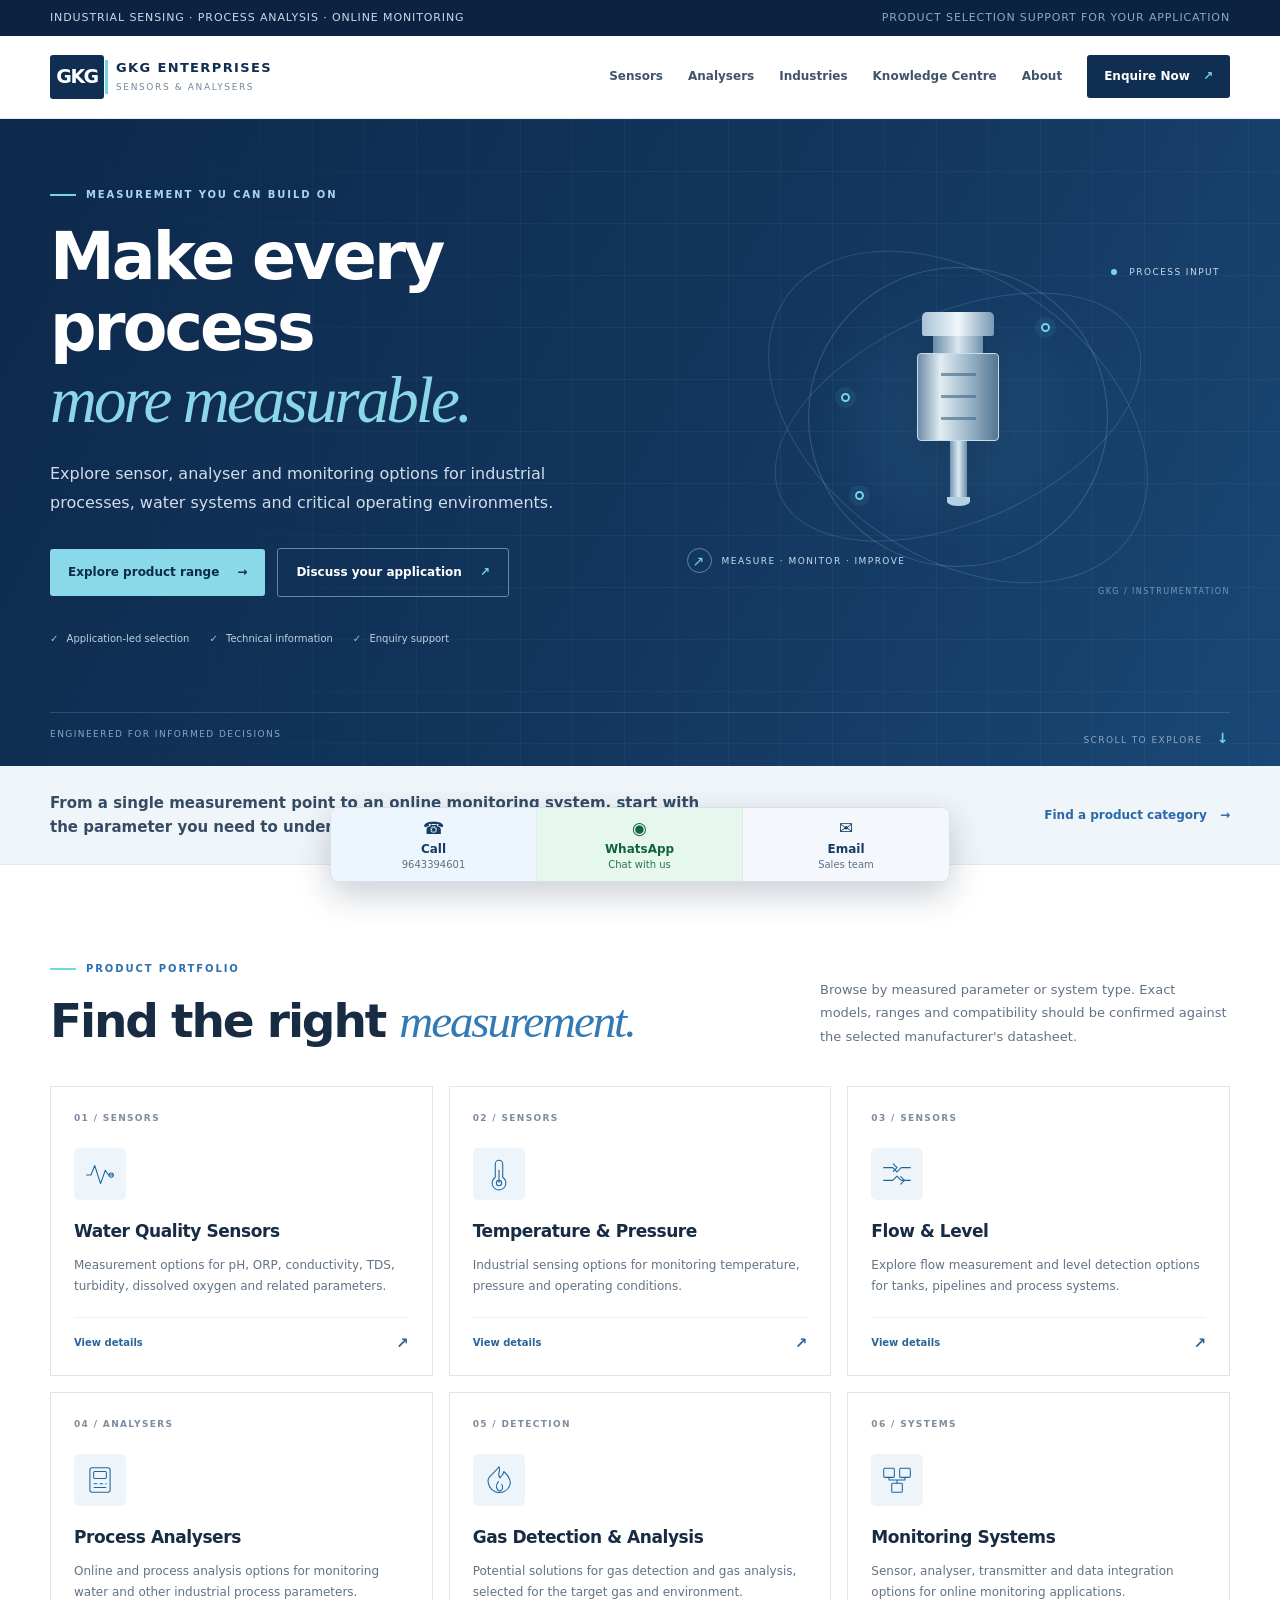
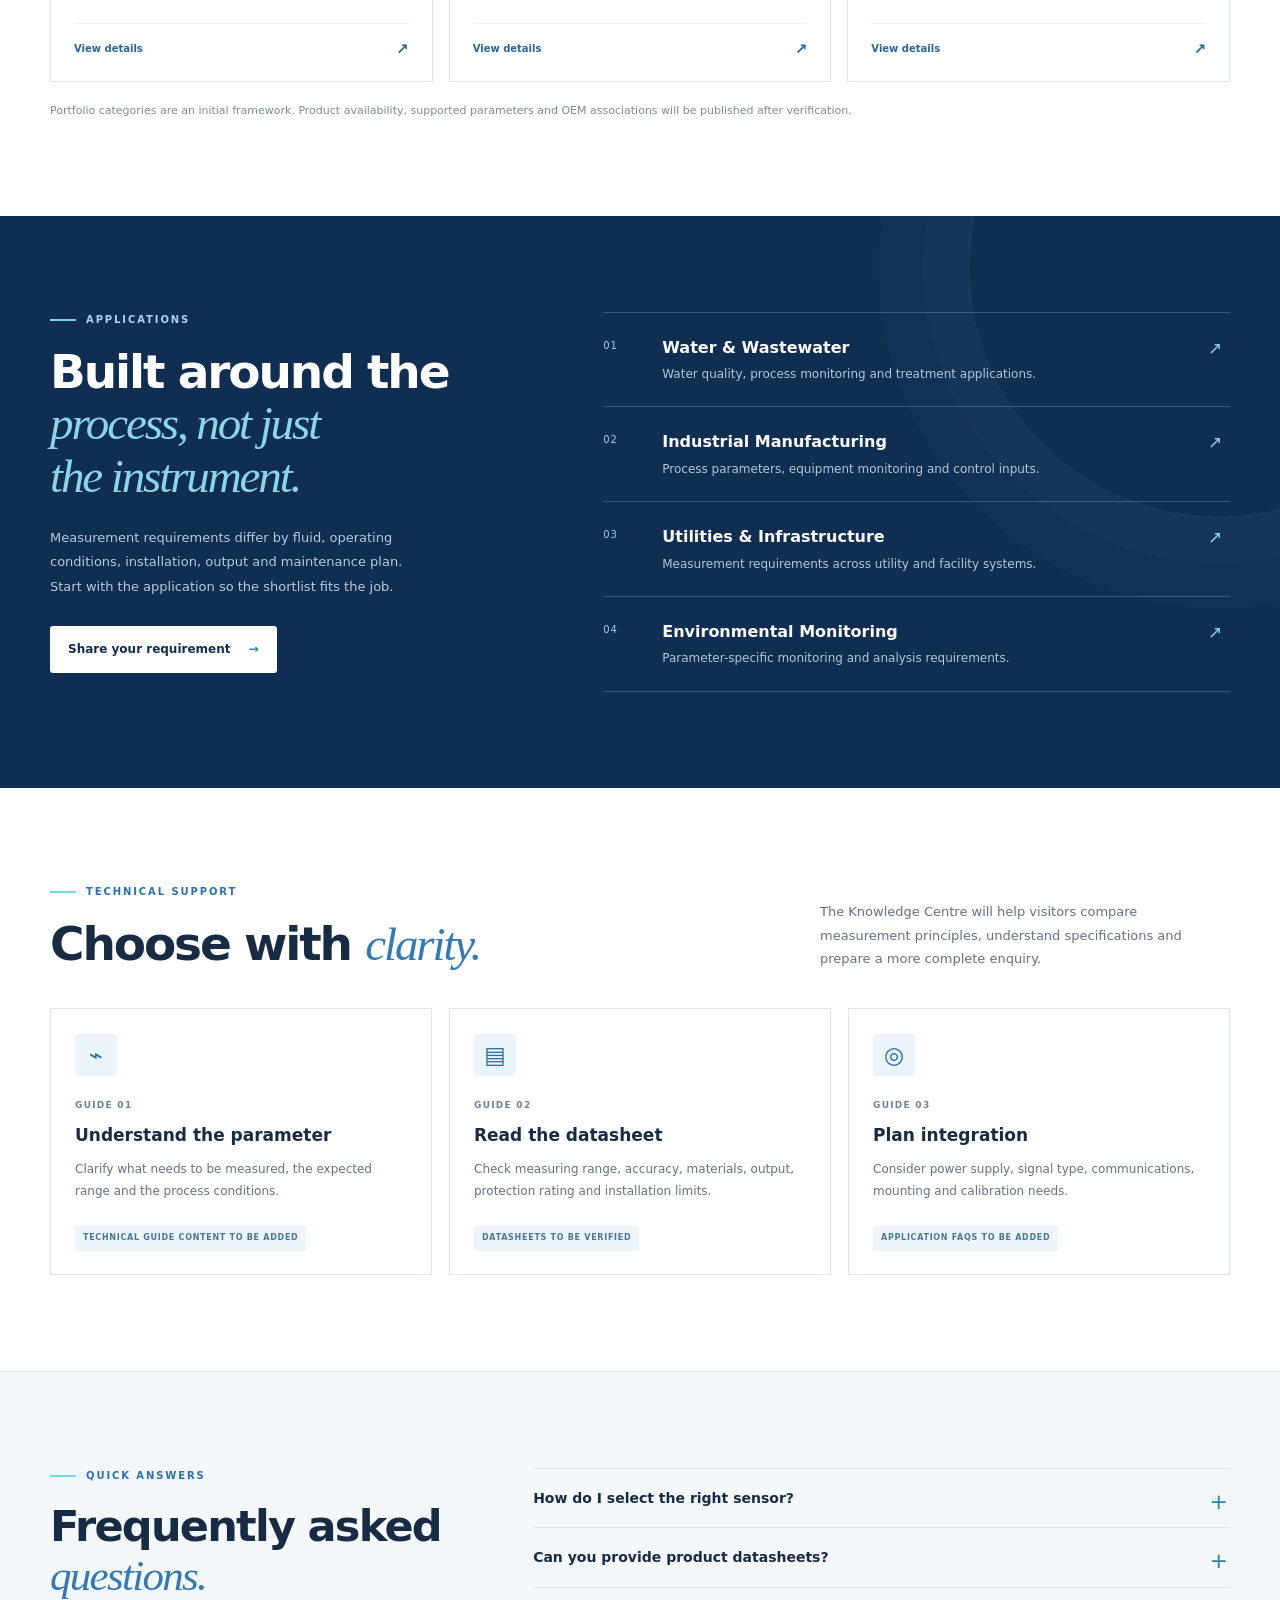
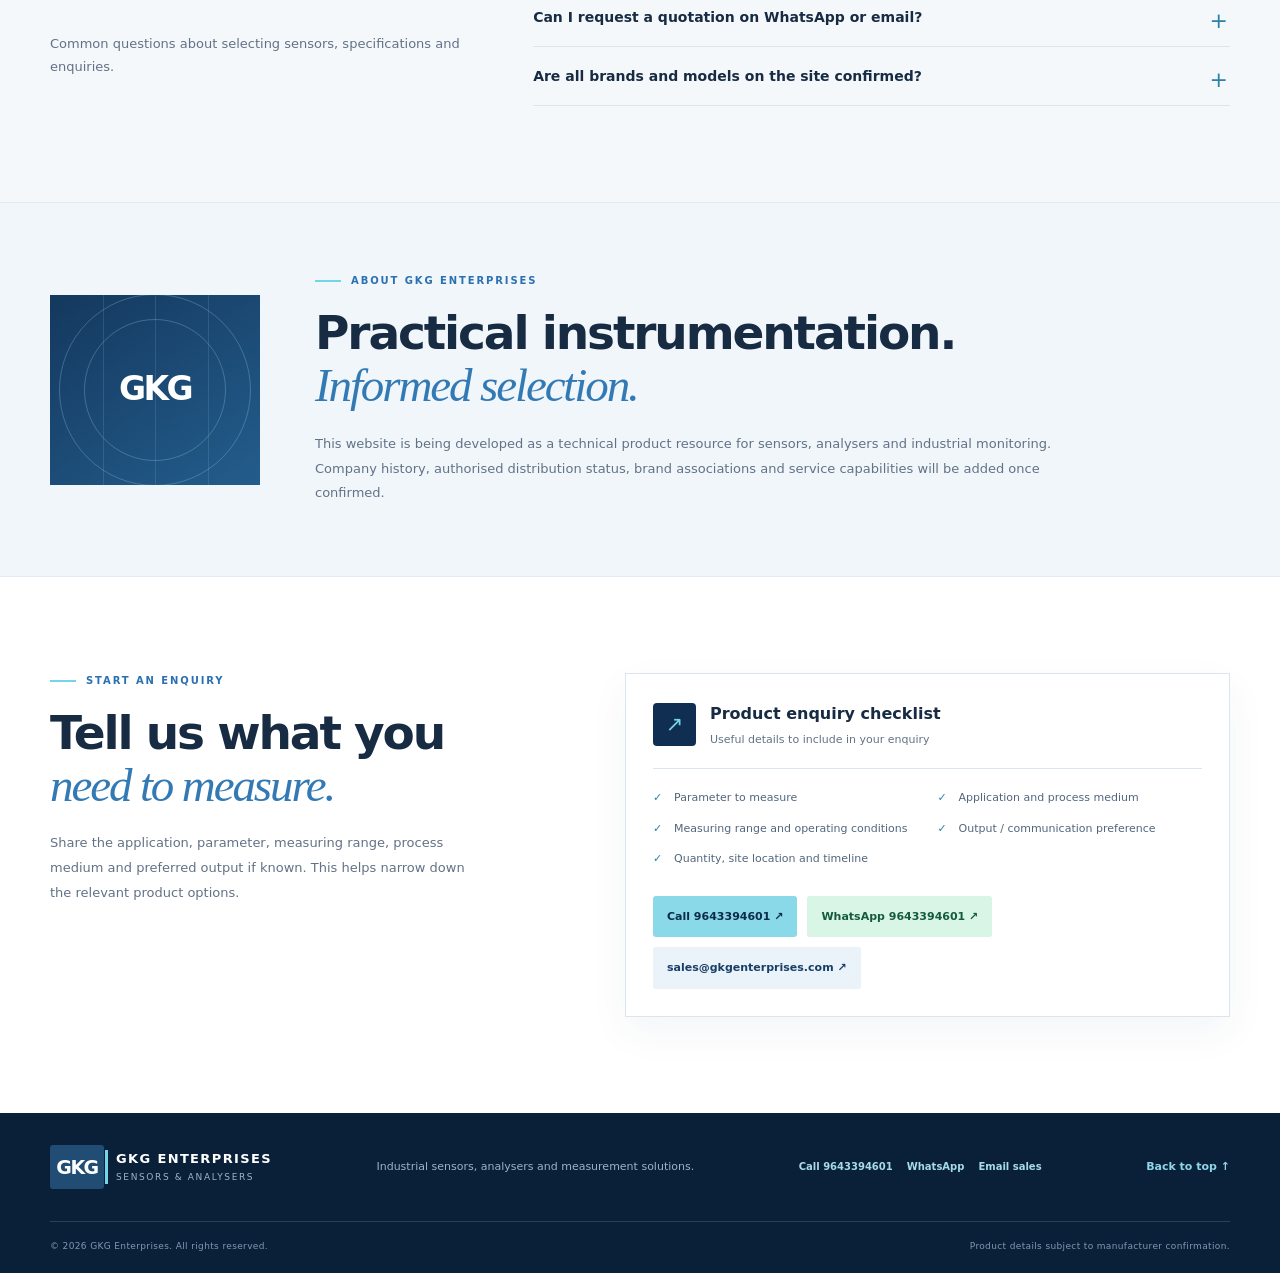
<file: index.html>
<!doctype html>
<html lang="en">
<head>
  <meta charset="utf-8">
  <meta name="viewport" content="width=device-width, initial-scale=1">
  <meta name="theme-color" content="#102d52">
  <meta name="description" content="Explore industrial sensors, process analysers and online monitoring solutions for water, utilities and industrial applications from GKG Enterprises.">
  <title>GKG Enterprises | Sensors, Analysers & Industrial Monitoring</title>
  <link rel="stylesheet" href="assets/css/style.css">
  <script src="assets/js/main.js" defer></script>
</head>
<body>
  <a class="skip-link" href="#main">Skip to content</a>
  <div class="topbar">
    <div class="container topbar-inner">
      <span>Industrial sensing · Process analysis · Online monitoring</span>
      <span class="topbar-note">Product selection support for your application</span>
    </div>
  </div>

  <header class="site-header">
    <div class="container nav-wrap">
      <a class="brand" href="#home" aria-label="GKG Enterprises home">
        <span class="brand-mark" aria-hidden="true">GKG</span>
        <span class="brand-copy"><strong>GKG ENTERPRISES</strong><small>SENSORS & ANALYSERS</small></span>
      </a>
      <button class="menu-toggle" type="button" aria-expanded="false" aria-controls="primary-nav">
        <span class="sr-only">Toggle navigation</span><span></span><span></span><span></span>
      </button>
      <nav id="primary-nav" class="primary-nav" aria-label="Main navigation">
        <a href="water-quality-sensors.html">Sensors</a>
        <a href="process-analysers.html">Analysers</a>
        <a href="industries.html">Industries</a>
        <a href="knowledge-centre.html">Knowledge Centre</a>
        <a href="about.html">About</a>
        <a class="nav-cta" href="contact.html">Enquire Now <span aria-hidden="true">↗</span></a>
      </nav>
    </div>
  </header>

  <main id="main">
    <section class="hero" id="home">
      <div class="hero-grid" aria-hidden="true"></div>
      <div class="container hero-layout">
        <div class="hero-copy">
          <p class="eyebrow"><span class="eyebrow-line"></span> MEASUREMENT YOU CAN BUILD ON</p>
          <h1>Make every process<br><em>more measurable.</em></h1>
          <p class="hero-intro">Explore sensor, analyser and monitoring options for industrial processes, water systems and critical operating environments.</p>
          <div class="hero-actions">
            <a class="button button-primary" href="#products">Explore product range <span aria-hidden="true">→</span></a>
            <a class="button button-quiet" href="contact.html">Discuss your application <span aria-hidden="true">↗</span></a>
          </div>
          <div class="hero-points">
            <span><i aria-hidden="true">✓</i> Application-led selection</span>
            <span><i aria-hidden="true">✓</i> Technical information</span>
            <span><i aria-hidden="true">✓</i> Enquiry support</span>
          </div>
        </div>
        <div class="hero-visual" aria-label="Illustration of industrial measurement and sensor technology">
          <div class="visual-orbit orbit-one"></div><div class="visual-orbit orbit-two"></div>
          <div class="visual-core">
            <div class="sensor-illustration">
              <div class="sensor-cap"></div><div class="sensor-neck"></div><div class="sensor-body"><span></span><span></span><span></span></div><div class="sensor-probe"></div><div class="sensor-tip"></div>
            </div>
            <div class="signal signal-a"></div><div class="signal signal-b"></div><div class="signal signal-c"></div>
          </div>
          <div class="visual-label label-top"><span class="status-dot"></span> PROCESS INPUT</div>
          <div class="visual-label label-bottom"><span class="label-icon">↗</span> MEASURE · MONITOR · IMPROVE</div>
          <div class="visual-coordinate">GKG / INSTRUMENTATION</div>
        </div>
      </div>
      <div class="container hero-bottom"><span>ENGINEERED FOR INFORMED DECISIONS</span><span class="scroll-cue">SCROLL TO EXPLORE <b>↓</b></span></div>
    </section>

    <section class="intro-strip">
      <div class="container intro-strip-inner">
        <p>From a single measurement point to an online monitoring system, start with the parameter you need to understand.</p>
        <a href="#products" class="text-link">Find a product category <span aria-hidden="true">→</span></a>
      </div>
    </section>

    <section class="section products-section" id="products">
      <div class="container">
        <div class="section-heading">
          <div><p class="eyebrow"><span class="eyebrow-line"></span> PRODUCT PORTFOLIO</p><h2>Find the right <em>measurement.</em></h2></div>
          <p class="section-summary">Browse by measured parameter or system type. Exact models, ranges and compatibility should be confirmed against the selected manufacturer's datasheet.</p>
        </div>
        <div class="product-grid">
          <a class="product-card" id="sensors" href="water-quality-sensors.html"><span class="card-number">01 / SENSORS</span><div class="product-icon icon-wave" aria-hidden="true"><svg viewBox="0 0 64 64"><path d="M7 34h8l7-18 11 34 9-25 6 9h9"/><circle cx="53" cy="34" r="4"/></svg></div><h3>Water Quality Sensors</h3><p>Measurement options for pH, ORP, conductivity, TDS, turbidity, dissolved oxygen and related parameters.</p><span class="card-link">View details <b>↗</b></span></a>
          <a class="product-card" href="temperature-pressure.html"><span class="card-number">02 / SENSORS</span><div class="product-icon icon-thermo" aria-hidden="true"><svg viewBox="0 0 64 64"><path d="M25 38V13a7 7 0 0 1 14 0v25a13 13 0 1 1-14 0Z"/><path d="M32 25v23"/><circle cx="32" cy="49" r="5"/></svg></div><h3>Temperature & Pressure</h3><p>Industrial sensing options for monitoring temperature, pressure and operating conditions.</p><span class="card-link">View details <b>↗</b></span></a>
          <a class="product-card" href="flow-level.html"><span class="card-number">03 / SENSORS</span><div class="product-icon icon-flow" aria-hidden="true"><svg viewBox="0 0 64 64"><path d="M7 20h17l8 8 8-8h17M7 44h17l8-8 8 8h17"/><path d="M25 13l7 7-7 7M39 37l7 7-7 7"/></svg></div><h3>Flow & Level</h3><p>Explore flow measurement and level detection options for tanks, pipelines and process systems.</p><span class="card-link">View details <b>↗</b></span></a>
          <a class="product-card" id="analysers" href="process-analysers.html"><span class="card-number">04 / ANALYSERS</span><div class="product-icon icon-analyser" aria-hidden="true"><svg viewBox="0 0 64 64"><rect x="13" y="9" width="38" height="46" rx="4"/><rect x="20" y="16" width="24" height="13" rx="2"/><path d="M21 39h5m6 0h5m6 0h1M21 46h22"/></svg></div><h3>Process Analysers</h3><p>Online and process analysis options for monitoring water and other industrial process parameters.</p><span class="card-link">View details <b>↗</b></span></a>
          <a class="product-card" href="gas-detection-analysis.html"><span class="card-number">05 / DETECTION</span><div class="product-icon icon-gas" aria-hidden="true"><svg viewBox="0 0 64 64"><path d="M32 7c4 10-5 13 2 21 3-5 7-7 7-12 9 8 15 17 11 27a21 21 0 0 1-40-5C8 26 22 21 32 7Z"/><path d="M31 35c-6 7-5 15 2 18 6-2 8-8 4-13"/></svg></div><h3>Gas Detection & Analysis</h3><p>Potential solutions for gas detection and gas analysis, selected for the target gas and environment.</p><span class="card-link">View details <b>↗</b></span></a>
          <a class="product-card" href="monitoring-systems.html"><span class="card-number">06 / SYSTEMS</span><div class="product-icon icon-system" aria-hidden="true"><svg viewBox="0 0 64 64"><rect x="7" y="10" width="20" height="17" rx="2"/><rect x="37" y="10" width="20" height="17" rx="2"/><rect x="22" y="38" width="20" height="17" rx="2"/><path d="M17 27v5h30v-5M32 32v6"/></svg></div><h3>Monitoring Systems</h3><p>Sensor, analyser, transmitter and data integration options for online monitoring applications.</p><span class="card-link">View details <b>↗</b></span></a>
        </div>
        <p class="disclaimer-note">Portfolio categories are an initial framework. Product availability, supported parameters and OEM associations will be published after verification.</p>
      </div>
    </section>

    <section class="section industries-section" id="industries">
      <div class="container industries-layout">
        <div class="industries-copy">
          <p class="eyebrow"><span class="eyebrow-line"></span> APPLICATIONS</p>
          <h2>Built around the<br><em>process, not just<br>the instrument.</em></h2>
          <p>Measurement requirements differ by fluid, operating conditions, installation, output and maintenance plan. Start with the application so the shortlist fits the job.</p>
          <a class="button button-light" href="contact.html">Share your requirement <span aria-hidden="true">→</span></a>
        </div>
        <div class="industry-list">
          <div class="industry-item"><span class="industry-no">01</span><div><h3>Water & Wastewater</h3><p>Water quality, process monitoring and treatment applications.</p></div><span class="industry-arrow">↗</span></div>
          <div class="industry-item"><span class="industry-no">02</span><div><h3>Industrial Manufacturing</h3><p>Process parameters, equipment monitoring and control inputs.</p></div><span class="industry-arrow">↗</span></div>
          <div class="industry-item"><span class="industry-no">03</span><div><h3>Utilities & Infrastructure</h3><p>Measurement requirements across utility and facility systems.</p></div><span class="industry-arrow">↗</span></div>
          <div class="industry-item"><span class="industry-no">04</span><div><h3>Environmental Monitoring</h3><p>Parameter-specific monitoring and analysis requirements.</p></div><span class="industry-arrow">↗</span></div>
        </div>
      </div>
    </section>

    <section class="section process-section" id="knowledge">
      <div class="container">
        <div class="section-heading">
          <div><p class="eyebrow"><span class="eyebrow-line"></span> TECHNICAL SUPPORT</p><h2>Choose with <em>clarity.</em></h2></div>
          <p class="section-summary">The Knowledge Centre will help visitors compare measurement principles, understand specifications and prepare a more complete enquiry.</p>
        </div>
        <div class="process-grid">
          <article class="process-card"><span class="process-icon">⌁</span><span class="process-step">GUIDE 01</span><h3>Understand the parameter</h3><p>Clarify what needs to be measured, the expected range and the process conditions.</p><span class="coming-soon">TECHNICAL GUIDE CONTENT TO BE ADDED</span></article>
          <article class="process-card"><span class="process-icon">▤</span><span class="process-step">GUIDE 02</span><h3>Read the datasheet</h3><p>Check measuring range, accuracy, materials, output, protection rating and installation limits.</p><span class="coming-soon">DATASHEETS TO BE VERIFIED</span></article>
          <article class="process-card"><span class="process-icon">◎</span><span class="process-step">GUIDE 03</span><h3>Plan integration</h3><p>Consider power supply, signal type, communications, mounting and calibration needs.</p><span class="coming-soon">APPLICATION FAQS TO BE ADDED</span></article>
        </div>
      </div>
    </section>

<section class="section faq-section" id="home-faq"><div class="container faq-layout"><div><p class="eyebrow"><span class="eyebrow-line"></span> QUICK ANSWERS</p><h2>Frequently asked<br><em>questions.</em></h2><p class="section-summary">Common questions about selecting sensors, specifications and enquiries.</p></div><div class="faq-list"><details class="faq-item"><summary>How do I select the right sensor?</summary><p>Start with the parameter, measurement range, process medium, temperature and pressure, installation method and required output. Share these details with GKG Enterprises for a product discussion.</p></details><details class="faq-item"><summary>Can you provide product datasheets?</summary><p>Datasheets should be provided for the specific manufacturer and model once verified. Always check the current manufacturer documentation before ordering.</p></details><details class="faq-item"><summary>Can I request a quotation on WhatsApp or email?</summary><p>Yes. Call or WhatsApp 9643394601, or email sales@gkgenterprises.com. Include quantity, delivery location and your technical requirement.</p></details><details class="faq-item"><summary>Are all brands and models on the site confirmed?</summary><p>The site currently explains product categories and selection considerations. Specific OEM relationships, model availability, specifications and certifications must be confirmed before being represented as available.</p></details></div></div></section>
    <section class="about-band" id="about">
      <div class="container about-layout">
        <div class="about-symbol" aria-hidden="true"><span>GKG</span><i></i><i></i><i></i></div>
        <div><p class="eyebrow"><span class="eyebrow-line"></span> ABOUT GKG ENTERPRISES</p><h2>Practical instrumentation.<br><em>Informed selection.</em></h2><p>This website is being developed as a technical product resource for sensors, analysers and industrial monitoring. Company history, authorised distribution status, brand associations and service capabilities will be added once confirmed.</p></div>
      </div>
    </section>

    <section class="section contact-section" id="contact">
      <div class="container contact-layout">
        <div><p class="eyebrow"><span class="eyebrow-line"></span> START AN ENQUIRY</p><h2>Tell us what you<br><em>need to measure.</em></h2><p>Share the application, parameter, measuring range, process medium and preferred output if known. This helps narrow down the relevant product options.</p></div>
        <div class="contact-panel">
          <div class="contact-panel-head"><span class="contact-panel-icon">↗</span><div><h3>Product enquiry checklist</h3><p>Useful details to include in your enquiry</p></div></div>
          <ul class="checklist"><li>Parameter to measure</li><li>Application and process medium</li><li>Measuring range and operating conditions</li><li>Output / communication preference</li><li>Quantity, site location and timeline</li></ul>
          <div class="contact-actions"><a class="button button-primary" href="tel:+919643394601">Call 9643394601 ↗</a><a class="button button-whatsapp" href="https://wa.me/919643394601?text=Hello%20GKG%20Enterprises%2C%20I%20have%20a%20product%20enquiry." target="_blank" rel="noopener">WhatsApp 9643394601 ↗</a><a class="button button-email" href="mailto:sales@gkgenterprises.com">sales@gkgenterprises.com ↗</a></div>
        </div>
      </div>
    </section>
  </main>

  <footer class="site-footer">
    <div class="container footer-main">
      <a class="brand brand-footer" href="#home"><span class="brand-mark">GKG</span><span class="brand-copy"><strong>GKG ENTERPRISES</strong><small>SENSORS & ANALYSERS</small></span></a>
      <p>Industrial sensors, analysers and measurement solutions.</p>
      <div class="footer-contacts"><a href="tel:+919643394601">Call 9643394601</a><a href="https://wa.me/919643394601" target="_blank" rel="noopener">WhatsApp</a><a href="mailto:sales@gkgenterprises.com">Email sales</a></div><a class="footer-top" href="#home">Back to top ↑</a>
    </div>
    <div class="container footer-bottom"><span>© <span id="year">2026</span> GKG Enterprises. All rights reserved.</span><span>Product details subject to manufacturer confirmation.</span></div>
  </footer>
<div class="quick-contact-bar" aria-label="Quick contact"><a class="quick-call" href="tel:+919643394601"><span aria-hidden="true">☎</span><strong>Call</strong><small>9643394601</small></a><a class="quick-whatsapp" href="https://wa.me/919643394601?text=Hello%20GKG%20Enterprises%2C%20I%20have%20a%20product%20enquiry." target="_blank" rel="noopener"><span aria-hidden="true">◉</span><strong>WhatsApp</strong><small>Chat with us</small></a><a class="quick-email" href="mailto:sales@gkgenterprises.com"><span aria-hidden="true">✉</span><strong>Email</strong><small>Sales team</small></a></div>
</body>
</html>
</file>
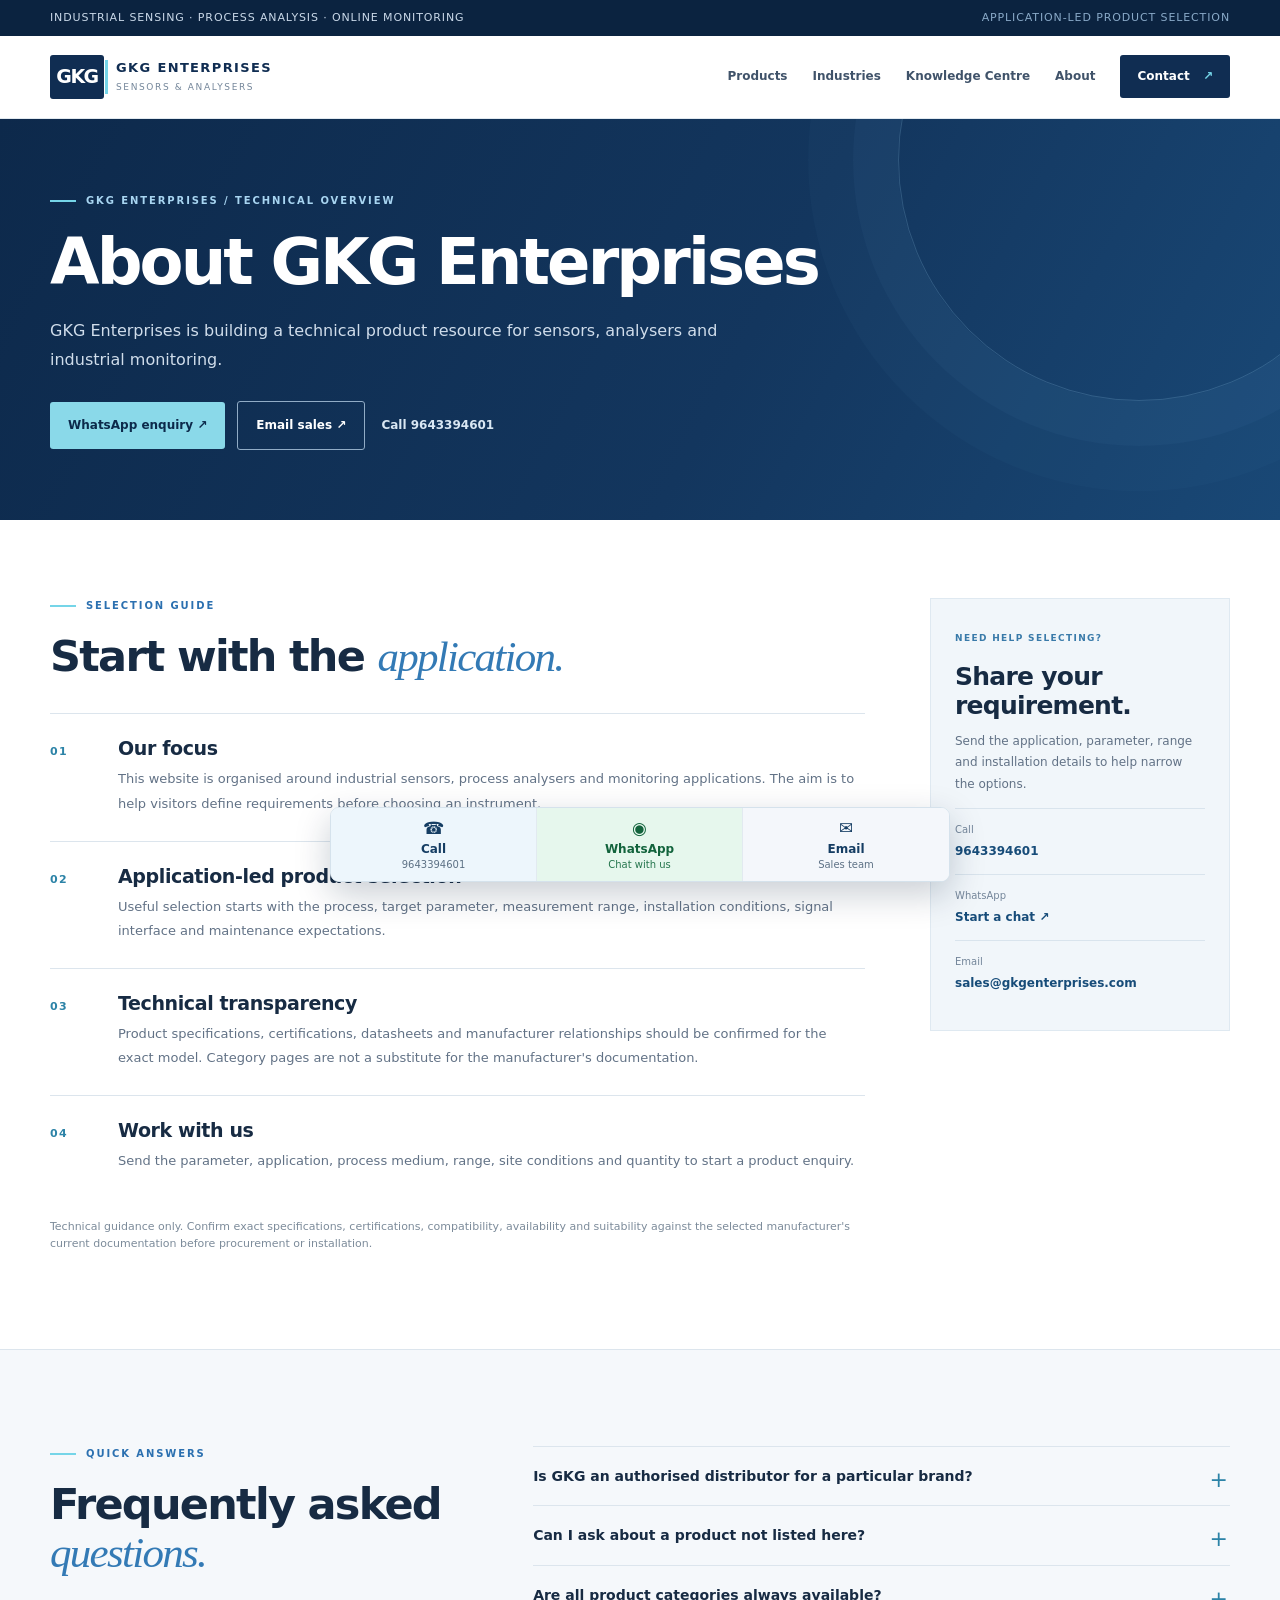
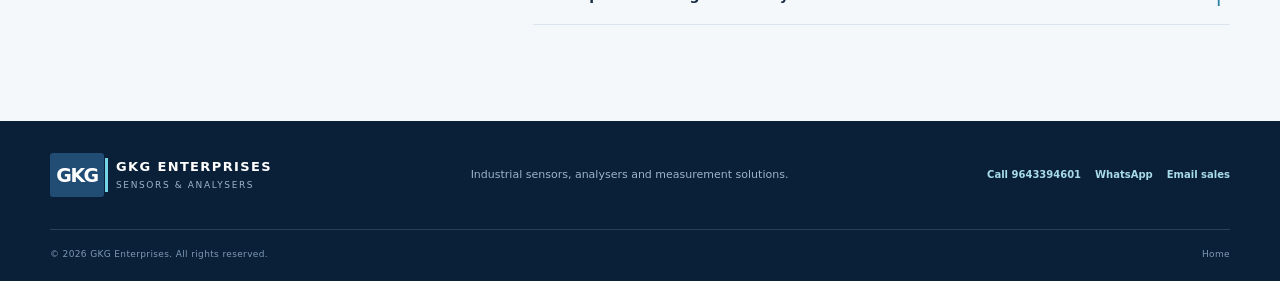
<file: about.html>
<!doctype html>
<html lang="en"><head><meta charset="utf-8"><meta name="viewport" content="width=device-width, initial-scale=1"><meta name="theme-color" content="#102d52"><meta name="description" content="GKG Enterprises is building a technical product resource for sensors, analysers and industrial monitoring."><title>About GKG Enterprises | GKG Enterprises</title><link rel="stylesheet" href="assets/css/style.css"><script src="assets/js/main.js" defer></script></head>
<body><a class="skip-link" href="#main">Skip to content</a><div class="topbar"><div class="container topbar-inner"><span>Industrial sensing · Process analysis · Online monitoring</span><span class="topbar-note">Application-led product selection</span></div></div>
<header class="site-header"><div class="container nav-wrap"><a class="brand" href="index.html" aria-label="GKG Enterprises home"><span class="brand-mark">GKG</span><span class="brand-copy"><strong>GKG ENTERPRISES</strong><small>SENSORS & ANALYSERS</small></span></a><button class="menu-toggle" type="button" aria-expanded="false" aria-controls="primary-nav"><span class="sr-only">Toggle navigation</span><span></span><span></span><span></span></button><nav id="primary-nav" class="primary-nav" aria-label="Main navigation"><a href="index.html#products">Products</a><a href="industries.html">Industries</a><a href="knowledge-centre.html">Knowledge Centre</a><a href="about.html">About</a><a class="nav-cta" href="contact.html">Contact <span aria-hidden="true">↗</span></a></nav></div></header>
<main id="main"><section class="detail-hero"><div class="container"><p class="eyebrow"><span class="eyebrow-line"></span> GKG ENTERPRISES / TECHNICAL OVERVIEW</p><h1>About GKG Enterprises</h1><p class="detail-intro">GKG Enterprises is building a technical product resource for sensors, analysers and industrial monitoring.</p><div class="detail-actions"><a class="button button-primary" href="https://wa.me/919643394601?text=Hello%20GKG%20Enterprises%2C%20I%20have%20an%20enquiry%20about%20About%20GKG%20Enterprises." target="_blank" rel="noopener">WhatsApp enquiry ↗</a><a class="button button-outline" href="mailto:sales@gkgenterprises.com?subject=Enquiry%3A%20About%20GKG%20Enterprises">Email sales ↗</a><a class="detail-phone" href="tel:+919643394601">Call 9643394601</a></div></div></section>
<section class="section detail-content"><div class="container detail-layout"><div class="detail-main"><p class="eyebrow"><span class="eyebrow-line"></span> SELECTION GUIDE</p><h2>Start with the <em>application.</em></h2><section class="detail-block"><span class="detail-index">01</span><div><h2>Our focus</h2><p>This website is organised around industrial sensors, process analysers and monitoring applications. The aim is to help visitors define requirements before choosing an instrument.</p></div></section>
<section class="detail-block"><span class="detail-index">02</span><div><h2>Application-led product selection</h2><p>Useful selection starts with the process, target parameter, measurement range, installation conditions, signal interface and maintenance expectations.</p></div></section>
<section class="detail-block"><span class="detail-index">03</span><div><h2>Technical transparency</h2><p>Product specifications, certifications, datasheets and manufacturer relationships should be confirmed for the exact model. Category pages are not a substitute for the manufacturer's documentation.</p></div></section>
<section class="detail-block"><span class="detail-index">04</span><div><h2>Work with us</h2><p>Send the parameter, application, process medium, range, site conditions and quantity to start a product enquiry.</p></div></section><p class="disclaimer-note">Technical guidance only. Confirm exact specifications, certifications, compatibility, availability and suitability against the selected manufacturer's current documentation before procurement or installation.</p></div><aside class="detail-aside"><span class="aside-kicker">NEED HELP SELECTING?</span><h2>Share your requirement.</h2><p>Send the application, parameter, range and installation details to help narrow the options.</p><a class="aside-contact" href="tel:+919643394601"><span>Call</span><strong>9643394601</strong></a><a class="aside-contact" href="https://wa.me/919643394601" target="_blank" rel="noopener"><span>WhatsApp</span><strong>Start a chat ↗</strong></a><a class="aside-contact" href="mailto:sales@gkgenterprises.com"><span>Email</span><strong>sales@gkgenterprises.com</strong></a></aside></div></section>
<section class="section faq-section"><div class="container faq-layout"><div><p class="eyebrow"><span class="eyebrow-line"></span> QUICK ANSWERS</p><h2>Frequently asked<br><em>questions.</em></h2></div><div class="faq-list"><details class="faq-item"><summary>Is GKG an authorised distributor for a particular brand?</summary><p>No authorised brand relationship is claimed on this page. Any such status should be added only after confirmation.</p></details>
<details class="faq-item"><summary>Can I ask about a product not listed here?</summary><p>Yes. Use the contact details and share the application and specification you need.</p></details>
<details class="faq-item"><summary>Are all product categories always available?</summary><p>Availability and supply scope must be confirmed at the time of enquiry.</p></details></div></div></section></main>
<footer class="site-footer"><div class="container footer-main"><a class="brand brand-footer" href="index.html"><span class="brand-mark">GKG</span><span class="brand-copy"><strong>GKG ENTERPRISES</strong><small>SENSORS & ANALYSERS</small></span></a><p>Industrial sensors, analysers and measurement solutions.</p><div class="footer-contacts"><a href="tel:+919643394601">Call 9643394601</a><a href="https://wa.me/919643394601" target="_blank" rel="noopener">WhatsApp</a><a href="mailto:sales@gkgenterprises.com">Email sales</a></div></div><div class="container footer-bottom"><span>© <span id="year">2026</span> GKG Enterprises. All rights reserved.</span><a href="index.html">Home</a></div></footer><div class="quick-contact-bar" aria-label="Quick contact"><a class="quick-call" href="tel:+919643394601"><span aria-hidden="true">☎</span><strong>Call</strong><small>9643394601</small></a><a class="quick-whatsapp" href="https://wa.me/919643394601?text=Hello%20GKG%20Enterprises%2C%20I%20have%20a%20product%20enquiry." target="_blank" rel="noopener"><span aria-hidden="true">◉</span><strong>WhatsApp</strong><small>Chat with us</small></a><a class="quick-email" href="mailto:sales@gkgenterprises.com"><span aria-hidden="true">✉</span><strong>Email</strong><small>Sales team</small></a></div>
</body></html>
</file>
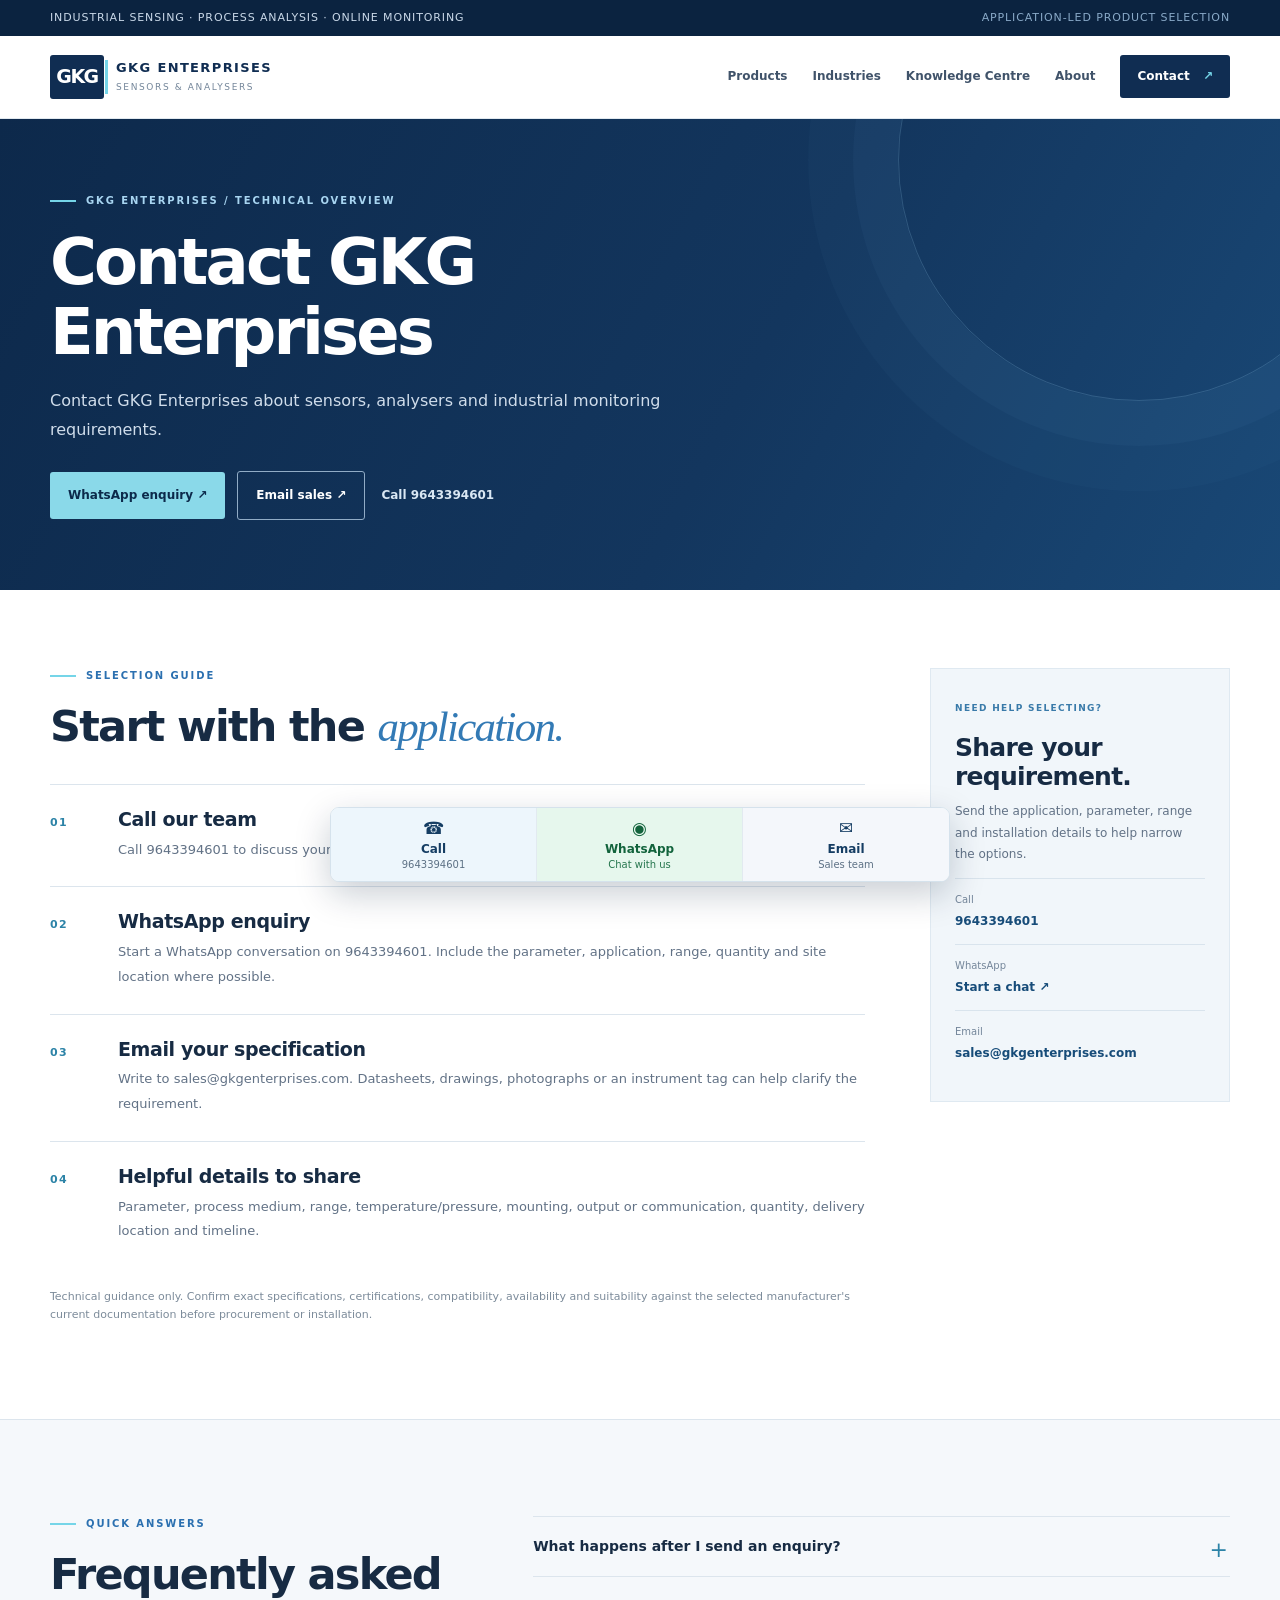
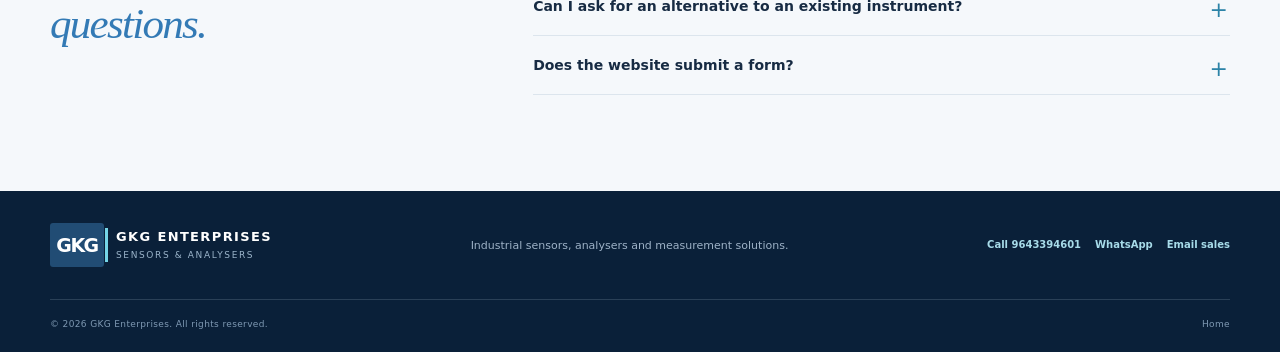
<file: contact.html>
<!doctype html>
<html lang="en"><head><meta charset="utf-8"><meta name="viewport" content="width=device-width, initial-scale=1"><meta name="theme-color" content="#102d52"><meta name="description" content="Contact GKG Enterprises about sensors, analysers and industrial monitoring requirements."><title>Contact GKG Enterprises | GKG Enterprises</title><link rel="stylesheet" href="assets/css/style.css"><script src="assets/js/main.js" defer></script></head>
<body><a class="skip-link" href="#main">Skip to content</a><div class="topbar"><div class="container topbar-inner"><span>Industrial sensing · Process analysis · Online monitoring</span><span class="topbar-note">Application-led product selection</span></div></div>
<header class="site-header"><div class="container nav-wrap"><a class="brand" href="index.html" aria-label="GKG Enterprises home"><span class="brand-mark">GKG</span><span class="brand-copy"><strong>GKG ENTERPRISES</strong><small>SENSORS & ANALYSERS</small></span></a><button class="menu-toggle" type="button" aria-expanded="false" aria-controls="primary-nav"><span class="sr-only">Toggle navigation</span><span></span><span></span><span></span></button><nav id="primary-nav" class="primary-nav" aria-label="Main navigation"><a href="index.html#products">Products</a><a href="industries.html">Industries</a><a href="knowledge-centre.html">Knowledge Centre</a><a href="about.html">About</a><a class="nav-cta" href="contact.html">Contact <span aria-hidden="true">↗</span></a></nav></div></header>
<main id="main"><section class="detail-hero"><div class="container"><p class="eyebrow"><span class="eyebrow-line"></span> GKG ENTERPRISES / TECHNICAL OVERVIEW</p><h1>Contact GKG Enterprises</h1><p class="detail-intro">Contact GKG Enterprises about sensors, analysers and industrial monitoring requirements.</p><div class="detail-actions"><a class="button button-primary" href="https://wa.me/919643394601?text=Hello%20GKG%20Enterprises%2C%20I%20have%20an%20enquiry%20about%20Contact%20GKG%20Enterprises." target="_blank" rel="noopener">WhatsApp enquiry ↗</a><a class="button button-outline" href="mailto:sales@gkgenterprises.com?subject=Enquiry%3A%20Contact%20GKG%20Enterprises">Email sales ↗</a><a class="detail-phone" href="tel:+919643394601">Call 9643394601</a></div></div></section>
<section class="section detail-content"><div class="container detail-layout"><div class="detail-main"><p class="eyebrow"><span class="eyebrow-line"></span> SELECTION GUIDE</p><h2>Start with the <em>application.</em></h2><section class="detail-block"><span class="detail-index">01</span><div><h2>Call our team</h2><p>Call 9643394601 to discuss your requirement.</p></div></section>
<section class="detail-block"><span class="detail-index">02</span><div><h2>WhatsApp enquiry</h2><p>Start a WhatsApp conversation on 9643394601. Include the parameter, application, range, quantity and site location where possible.</p></div></section>
<section class="detail-block"><span class="detail-index">03</span><div><h2>Email your specification</h2><p>Write to sales@gkgenterprises.com. Datasheets, drawings, photographs or an instrument tag can help clarify the requirement.</p></div></section>
<section class="detail-block"><span class="detail-index">04</span><div><h2>Helpful details to share</h2><p>Parameter, process medium, range, temperature/pressure, mounting, output or communication, quantity, delivery location and timeline.</p></div></section><p class="disclaimer-note">Technical guidance only. Confirm exact specifications, certifications, compatibility, availability and suitability against the selected manufacturer's current documentation before procurement or installation.</p></div><aside class="detail-aside"><span class="aside-kicker">NEED HELP SELECTING?</span><h2>Share your requirement.</h2><p>Send the application, parameter, range and installation details to help narrow the options.</p><a class="aside-contact" href="tel:+919643394601"><span>Call</span><strong>9643394601</strong></a><a class="aside-contact" href="https://wa.me/919643394601" target="_blank" rel="noopener"><span>WhatsApp</span><strong>Start a chat ↗</strong></a><a class="aside-contact" href="mailto:sales@gkgenterprises.com"><span>Email</span><strong>sales@gkgenterprises.com</strong></a></aside></div></section>
<section class="section faq-section"><div class="container faq-layout"><div><p class="eyebrow"><span class="eyebrow-line"></span> QUICK ANSWERS</p><h2>Frequently asked<br><em>questions.</em></h2></div><div class="faq-list"><details class="faq-item"><summary>What happens after I send an enquiry?</summary><p>Your message will reach the selected phone or email channel. Product selection, availability and quotation remain subject to confirmation.</p></details>
<details class="faq-item"><summary>Can I ask for an alternative to an existing instrument?</summary><p>Yes. Share the current make/model, datasheet or nameplate photo, application and the reason for replacement.</p></details>
<details class="faq-item"><summary>Does the website submit a form?</summary><p>No online form is used here; the call, WhatsApp and email links open your chosen communication app.</p></details></div></div></section></main>
<footer class="site-footer"><div class="container footer-main"><a class="brand brand-footer" href="index.html"><span class="brand-mark">GKG</span><span class="brand-copy"><strong>GKG ENTERPRISES</strong><small>SENSORS & ANALYSERS</small></span></a><p>Industrial sensors, analysers and measurement solutions.</p><div class="footer-contacts"><a href="tel:+919643394601">Call 9643394601</a><a href="https://wa.me/919643394601" target="_blank" rel="noopener">WhatsApp</a><a href="mailto:sales@gkgenterprises.com">Email sales</a></div></div><div class="container footer-bottom"><span>© <span id="year">2026</span> GKG Enterprises. All rights reserved.</span><a href="index.html">Home</a></div></footer><div class="quick-contact-bar" aria-label="Quick contact"><a class="quick-call" href="tel:+919643394601"><span aria-hidden="true">☎</span><strong>Call</strong><small>9643394601</small></a><a class="quick-whatsapp" href="https://wa.me/919643394601?text=Hello%20GKG%20Enterprises%2C%20I%20have%20a%20product%20enquiry." target="_blank" rel="noopener"><span aria-hidden="true">◉</span><strong>WhatsApp</strong><small>Chat with us</small></a><a class="quick-email" href="mailto:sales@gkgenterprises.com"><span aria-hidden="true">✉</span><strong>Email</strong><small>Sales team</small></a></div>
</body></html>
</file>
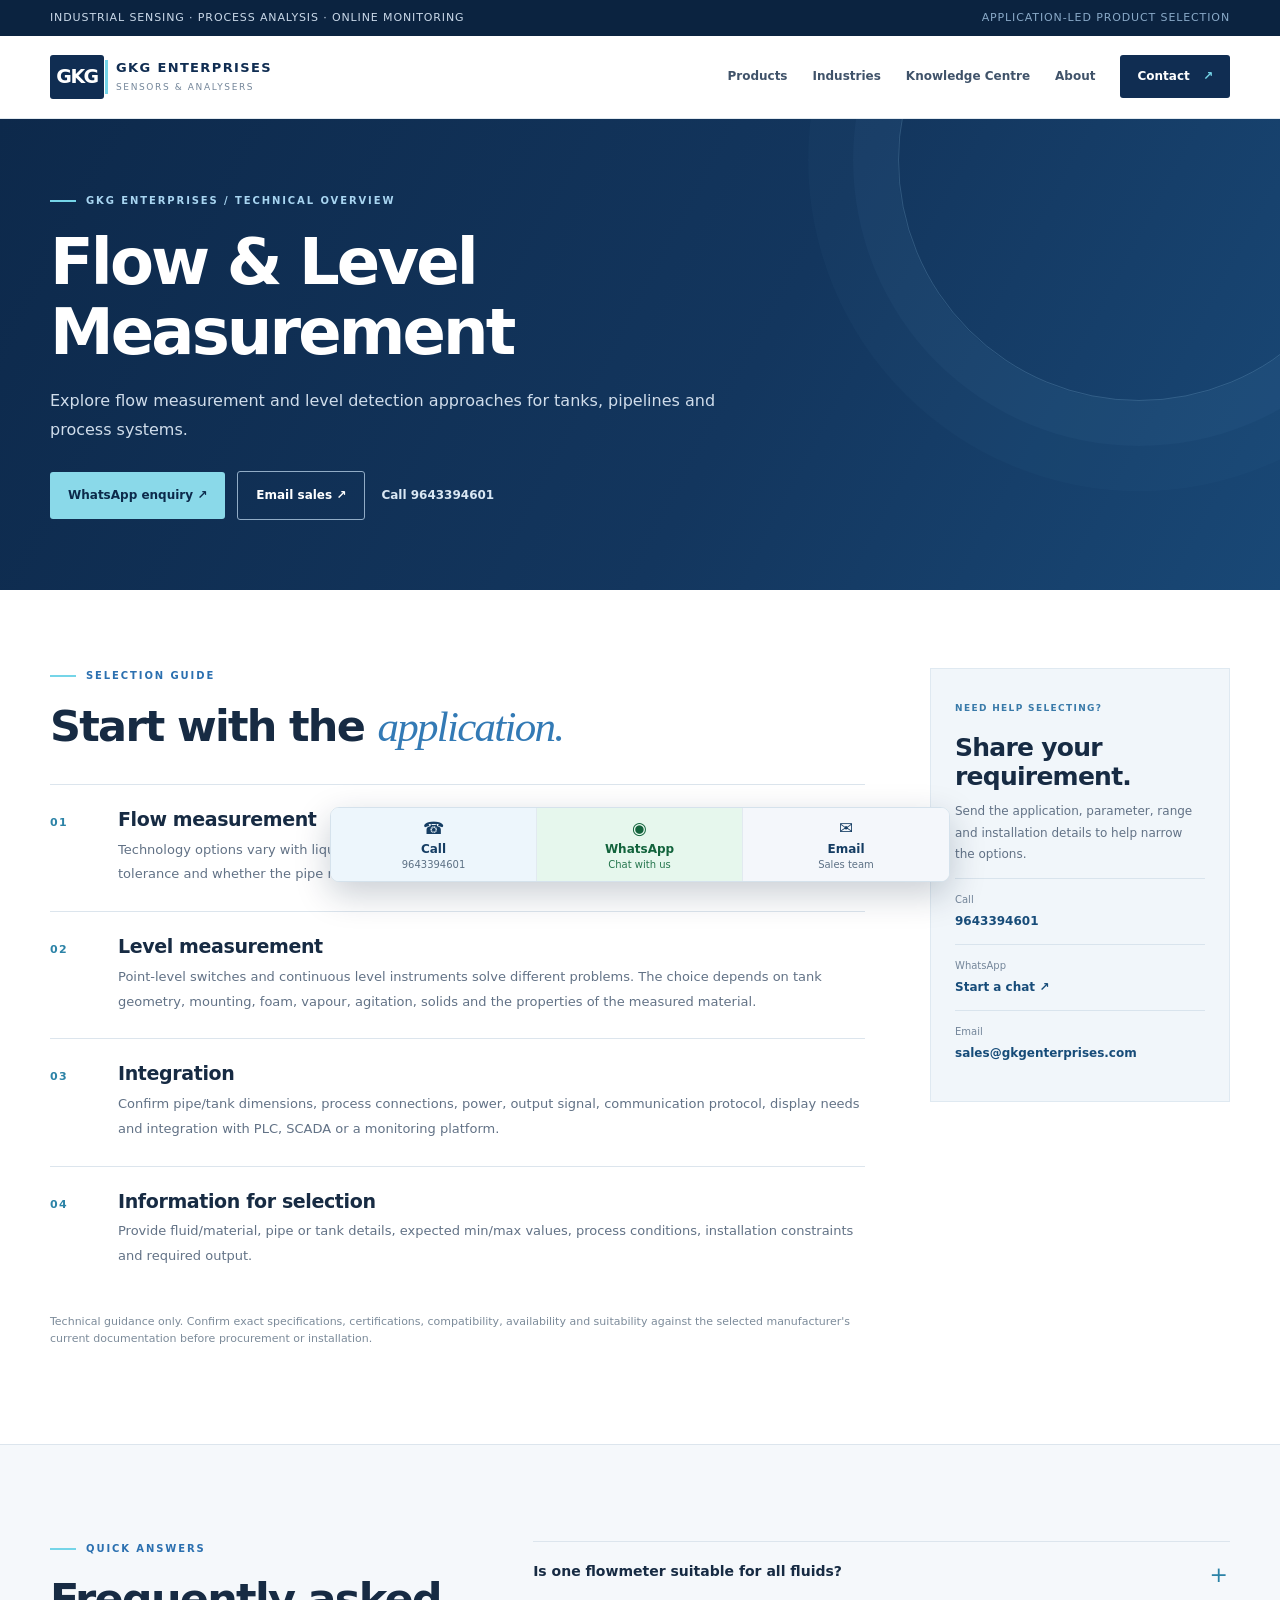
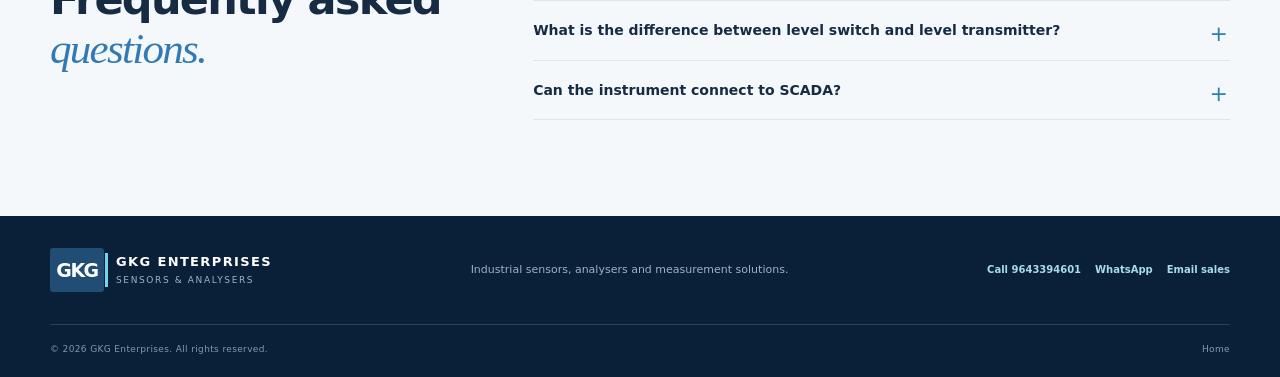
<file: flow-level.html>
<!doctype html>
<html lang="en"><head><meta charset="utf-8"><meta name="viewport" content="width=device-width, initial-scale=1"><meta name="theme-color" content="#102d52"><meta name="description" content="Explore flow measurement and level detection approaches for tanks, pipelines and process systems."><title>Flow &amp; Level Measurement | GKG Enterprises</title><link rel="stylesheet" href="assets/css/style.css"><script src="assets/js/main.js" defer></script></head>
<body><a class="skip-link" href="#main">Skip to content</a><div class="topbar"><div class="container topbar-inner"><span>Industrial sensing · Process analysis · Online monitoring</span><span class="topbar-note">Application-led product selection</span></div></div>
<header class="site-header"><div class="container nav-wrap"><a class="brand" href="index.html" aria-label="GKG Enterprises home"><span class="brand-mark">GKG</span><span class="brand-copy"><strong>GKG ENTERPRISES</strong><small>SENSORS & ANALYSERS</small></span></a><button class="menu-toggle" type="button" aria-expanded="false" aria-controls="primary-nav"><span class="sr-only">Toggle navigation</span><span></span><span></span><span></span></button><nav id="primary-nav" class="primary-nav" aria-label="Main navigation"><a href="index.html#products">Products</a><a href="industries.html">Industries</a><a href="knowledge-centre.html">Knowledge Centre</a><a href="about.html">About</a><a class="nav-cta" href="contact.html">Contact <span aria-hidden="true">↗</span></a></nav></div></header>
<main id="main"><section class="detail-hero"><div class="container"><p class="eyebrow"><span class="eyebrow-line"></span> GKG ENTERPRISES / TECHNICAL OVERVIEW</p><h1>Flow &amp; Level Measurement</h1><p class="detail-intro">Explore flow measurement and level detection approaches for tanks, pipelines and process systems.</p><div class="detail-actions"><a class="button button-primary" href="https://wa.me/919643394601?text=Hello%20GKG%20Enterprises%2C%20I%20have%20an%20enquiry%20about%20Flow%20%26%20Level%20Measurement." target="_blank" rel="noopener">WhatsApp enquiry ↗</a><a class="button button-outline" href="mailto:sales@gkgenterprises.com?subject=Enquiry%3A%20Flow%20%26%20Level%20Measurement">Email sales ↗</a><a class="detail-phone" href="tel:+919643394601">Call 9643394601</a></div></div></section>
<section class="section detail-content"><div class="container detail-layout"><div class="detail-main"><p class="eyebrow"><span class="eyebrow-line"></span> SELECTION GUIDE</p><h2>Start with the <em>application.</em></h2><section class="detail-block"><span class="detail-index">01</span><div><h2>Flow measurement</h2><p>Technology options vary with liquid or gas, pipe size, flow range, conductivity, solids content, pressure drop tolerance and whether the pipe runs full.</p></div></section>
<section class="detail-block"><span class="detail-index">02</span><div><h2>Level measurement</h2><p>Point-level switches and continuous level instruments solve different problems. The choice depends on tank geometry, mounting, foam, vapour, agitation, solids and the properties of the measured material.</p></div></section>
<section class="detail-block"><span class="detail-index">03</span><div><h2>Integration</h2><p>Confirm pipe/tank dimensions, process connections, power, output signal, communication protocol, display needs and integration with PLC, SCADA or a monitoring platform.</p></div></section>
<section class="detail-block"><span class="detail-index">04</span><div><h2>Information for selection</h2><p>Provide fluid/material, pipe or tank details, expected min/max values, process conditions, installation constraints and required output.</p></div></section><p class="disclaimer-note">Technical guidance only. Confirm exact specifications, certifications, compatibility, availability and suitability against the selected manufacturer's current documentation before procurement or installation.</p></div><aside class="detail-aside"><span class="aside-kicker">NEED HELP SELECTING?</span><h2>Share your requirement.</h2><p>Send the application, parameter, range and installation details to help narrow the options.</p><a class="aside-contact" href="tel:+919643394601"><span>Call</span><strong>9643394601</strong></a><a class="aside-contact" href="https://wa.me/919643394601" target="_blank" rel="noopener"><span>WhatsApp</span><strong>Start a chat ↗</strong></a><a class="aside-contact" href="mailto:sales@gkgenterprises.com"><span>Email</span><strong>sales@gkgenterprises.com</strong></a></aside></div></section>
<section class="section faq-section"><div class="container faq-layout"><div><p class="eyebrow"><span class="eyebrow-line"></span> QUICK ANSWERS</p><h2>Frequently asked<br><em>questions.</em></h2></div><div class="faq-list"><details class="faq-item"><summary>Is one flowmeter suitable for all fluids?</summary><p>No. Flowmeter technology must match the fluid properties, pipe conditions and required performance.</p></details>
<details class="faq-item"><summary>What is the difference between level switch and level transmitter?</summary><p>A switch typically indicates a defined point or threshold; a transmitter provides a continuous measurement over its specified range.</p></details>
<details class="faq-item"><summary>Can the instrument connect to SCADA?</summary><p>Potentially, if the instrument's output or protocol is compatible with the control system. Confirm the interface before ordering.</p></details></div></div></section></main>
<footer class="site-footer"><div class="container footer-main"><a class="brand brand-footer" href="index.html"><span class="brand-mark">GKG</span><span class="brand-copy"><strong>GKG ENTERPRISES</strong><small>SENSORS & ANALYSERS</small></span></a><p>Industrial sensors, analysers and measurement solutions.</p><div class="footer-contacts"><a href="tel:+919643394601">Call 9643394601</a><a href="https://wa.me/919643394601" target="_blank" rel="noopener">WhatsApp</a><a href="mailto:sales@gkgenterprises.com">Email sales</a></div></div><div class="container footer-bottom"><span>© <span id="year">2026</span> GKG Enterprises. All rights reserved.</span><a href="index.html">Home</a></div></footer><div class="quick-contact-bar" aria-label="Quick contact"><a class="quick-call" href="tel:+919643394601"><span aria-hidden="true">☎</span><strong>Call</strong><small>9643394601</small></a><a class="quick-whatsapp" href="https://wa.me/919643394601?text=Hello%20GKG%20Enterprises%2C%20I%20have%20a%20product%20enquiry." target="_blank" rel="noopener"><span aria-hidden="true">◉</span><strong>WhatsApp</strong><small>Chat with us</small></a><a class="quick-email" href="mailto:sales@gkgenterprises.com"><span aria-hidden="true">✉</span><strong>Email</strong><small>Sales team</small></a></div>
</body></html>
</file>
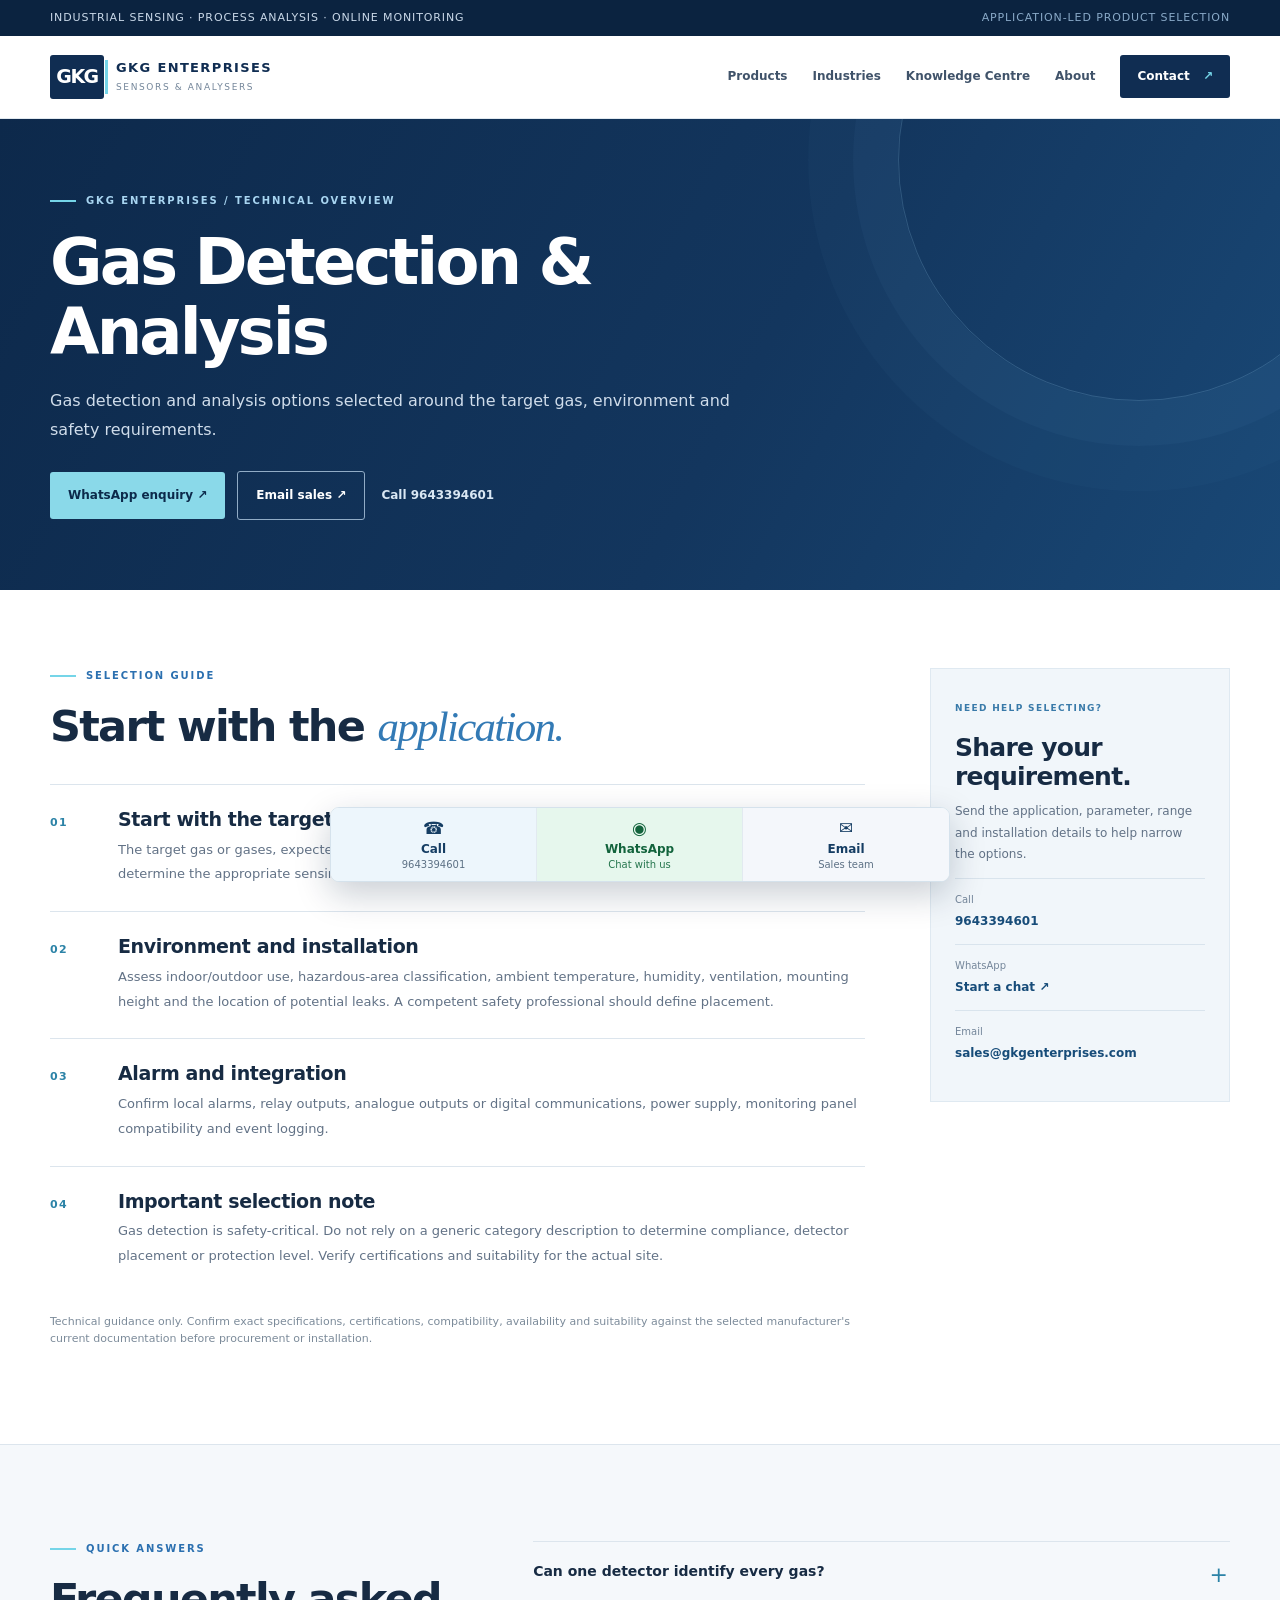
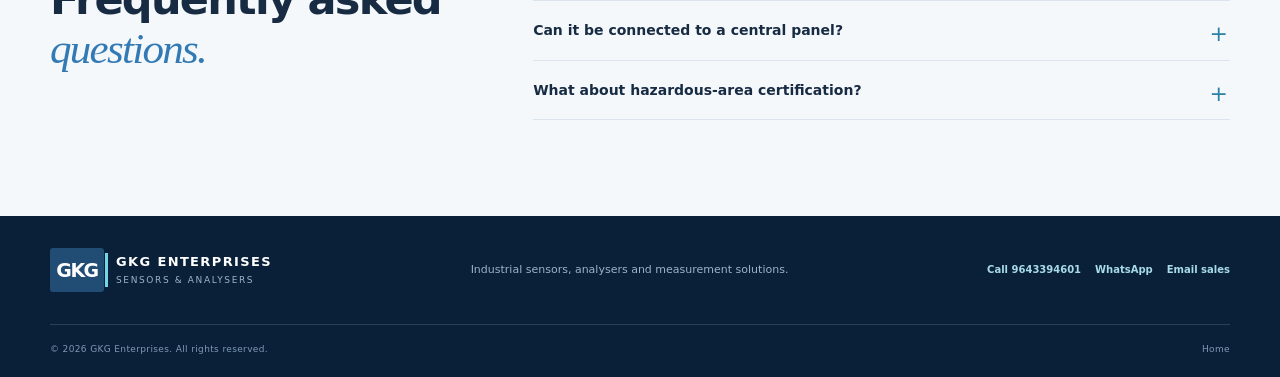
<file: gas-detection-analysis.html>
<!doctype html>
<html lang="en"><head><meta charset="utf-8"><meta name="viewport" content="width=device-width, initial-scale=1"><meta name="theme-color" content="#102d52"><meta name="description" content="Gas detection and analysis options selected around the target gas, environment and safety requirements."><title>Gas Detection &amp; Analysis | GKG Enterprises</title><link rel="stylesheet" href="assets/css/style.css"><script src="assets/js/main.js" defer></script></head>
<body><a class="skip-link" href="#main">Skip to content</a><div class="topbar"><div class="container topbar-inner"><span>Industrial sensing · Process analysis · Online monitoring</span><span class="topbar-note">Application-led product selection</span></div></div>
<header class="site-header"><div class="container nav-wrap"><a class="brand" href="index.html" aria-label="GKG Enterprises home"><span class="brand-mark">GKG</span><span class="brand-copy"><strong>GKG ENTERPRISES</strong><small>SENSORS & ANALYSERS</small></span></a><button class="menu-toggle" type="button" aria-expanded="false" aria-controls="primary-nav"><span class="sr-only">Toggle navigation</span><span></span><span></span><span></span></button><nav id="primary-nav" class="primary-nav" aria-label="Main navigation"><a href="index.html#products">Products</a><a href="industries.html">Industries</a><a href="knowledge-centre.html">Knowledge Centre</a><a href="about.html">About</a><a class="nav-cta" href="contact.html">Contact <span aria-hidden="true">↗</span></a></nav></div></header>
<main id="main"><section class="detail-hero"><div class="container"><p class="eyebrow"><span class="eyebrow-line"></span> GKG ENTERPRISES / TECHNICAL OVERVIEW</p><h1>Gas Detection &amp; Analysis</h1><p class="detail-intro">Gas detection and analysis options selected around the target gas, environment and safety requirements.</p><div class="detail-actions"><a class="button button-primary" href="https://wa.me/919643394601?text=Hello%20GKG%20Enterprises%2C%20I%20have%20an%20enquiry%20about%20Gas%20Detection%20%26%20Analysis." target="_blank" rel="noopener">WhatsApp enquiry ↗</a><a class="button button-outline" href="mailto:sales@gkgenterprises.com?subject=Enquiry%3A%20Gas%20Detection%20%26%20Analysis">Email sales ↗</a><a class="detail-phone" href="tel:+919643394601">Call 9643394601</a></div></div></section>
<section class="section detail-content"><div class="container detail-layout"><div class="detail-main"><p class="eyebrow"><span class="eyebrow-line"></span> SELECTION GUIDE</p><h2>Start with the <em>application.</em></h2><section class="detail-block"><span class="detail-index">01</span><div><h2>Start with the target gas</h2><p>The target gas or gases, expected concentration range, alarm thresholds and potential interfering gases determine the appropriate sensing technology.</p></div></section>
<section class="detail-block"><span class="detail-index">02</span><div><h2>Environment and installation</h2><p>Assess indoor/outdoor use, hazardous-area classification, ambient temperature, humidity, ventilation, mounting height and the location of potential leaks. A competent safety professional should define placement.</p></div></section>
<section class="detail-block"><span class="detail-index">03</span><div><h2>Alarm and integration</h2><p>Confirm local alarms, relay outputs, analogue outputs or digital communications, power supply, monitoring panel compatibility and event logging.</p></div></section>
<section class="detail-block"><span class="detail-index">04</span><div><h2>Important selection note</h2><p>Gas detection is safety-critical. Do not rely on a generic category description to determine compliance, detector placement or protection level. Verify certifications and suitability for the actual site.</p></div></section><p class="disclaimer-note">Technical guidance only. Confirm exact specifications, certifications, compatibility, availability and suitability against the selected manufacturer's current documentation before procurement or installation.</p></div><aside class="detail-aside"><span class="aside-kicker">NEED HELP SELECTING?</span><h2>Share your requirement.</h2><p>Send the application, parameter, range and installation details to help narrow the options.</p><a class="aside-contact" href="tel:+919643394601"><span>Call</span><strong>9643394601</strong></a><a class="aside-contact" href="https://wa.me/919643394601" target="_blank" rel="noopener"><span>WhatsApp</span><strong>Start a chat ↗</strong></a><a class="aside-contact" href="mailto:sales@gkgenterprises.com"><span>Email</span><strong>sales@gkgenterprises.com</strong></a></aside></div></section>
<section class="section faq-section"><div class="container faq-layout"><div><p class="eyebrow"><span class="eyebrow-line"></span> QUICK ANSWERS</p><h2>Frequently asked<br><em>questions.</em></h2></div><div class="faq-list"><details class="faq-item"><summary>Can one detector identify every gas?</summary><p>No. Detectors are target-gas and technology specific.</p></details>
<details class="faq-item"><summary>Can it be connected to a central panel?</summary><p>Only if the selected detector and panel have compatible interfaces and configuration.</p></details>
<details class="faq-item"><summary>What about hazardous-area certification?</summary><p>Required certification depends on the site classification and applicable regulations. Verify the exact model certificates before procurement.</p></details></div></div></section></main>
<footer class="site-footer"><div class="container footer-main"><a class="brand brand-footer" href="index.html"><span class="brand-mark">GKG</span><span class="brand-copy"><strong>GKG ENTERPRISES</strong><small>SENSORS & ANALYSERS</small></span></a><p>Industrial sensors, analysers and measurement solutions.</p><div class="footer-contacts"><a href="tel:+919643394601">Call 9643394601</a><a href="https://wa.me/919643394601" target="_blank" rel="noopener">WhatsApp</a><a href="mailto:sales@gkgenterprises.com">Email sales</a></div></div><div class="container footer-bottom"><span>© <span id="year">2026</span> GKG Enterprises. All rights reserved.</span><a href="index.html">Home</a></div></footer><div class="quick-contact-bar" aria-label="Quick contact"><a class="quick-call" href="tel:+919643394601"><span aria-hidden="true">☎</span><strong>Call</strong><small>9643394601</small></a><a class="quick-whatsapp" href="https://wa.me/919643394601?text=Hello%20GKG%20Enterprises%2C%20I%20have%20a%20product%20enquiry." target="_blank" rel="noopener"><span aria-hidden="true">◉</span><strong>WhatsApp</strong><small>Chat with us</small></a><a class="quick-email" href="mailto:sales@gkgenterprises.com"><span aria-hidden="true">✉</span><strong>Email</strong><small>Sales team</small></a></div>
</body></html>
</file>
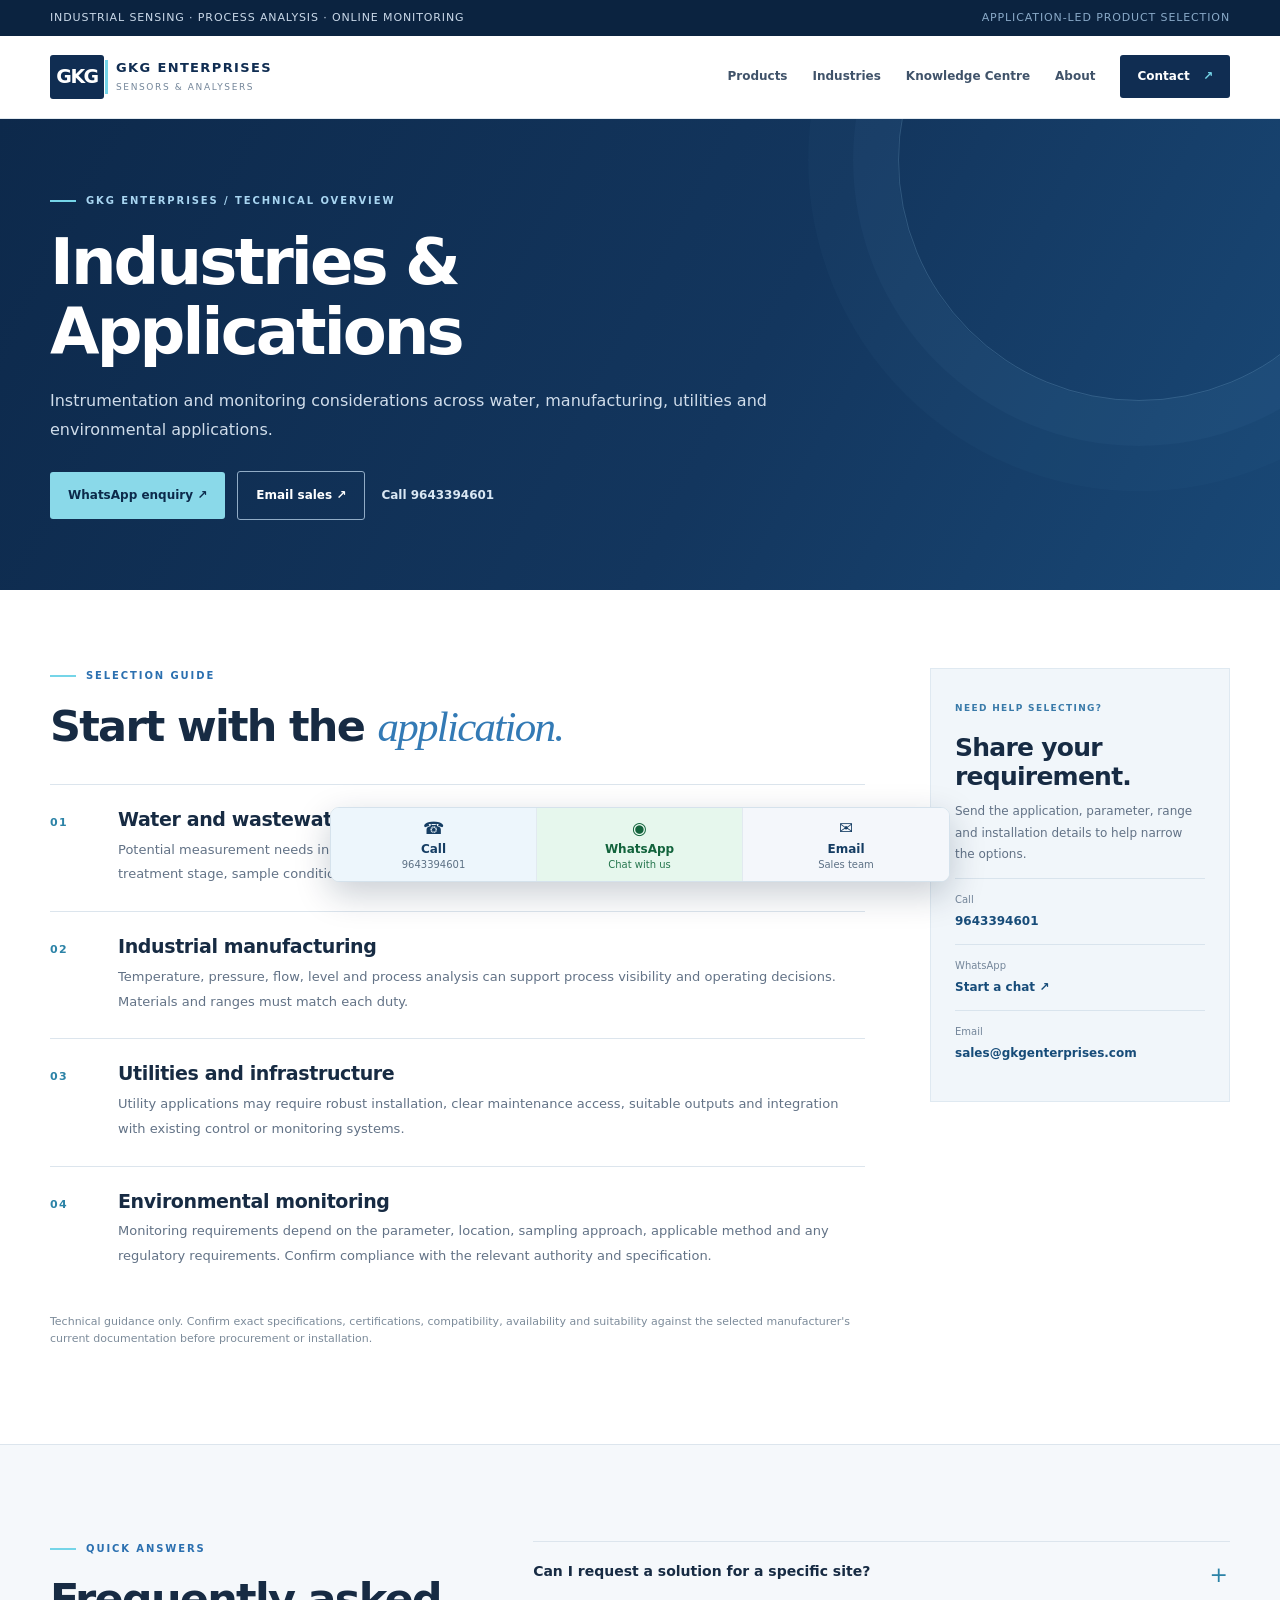
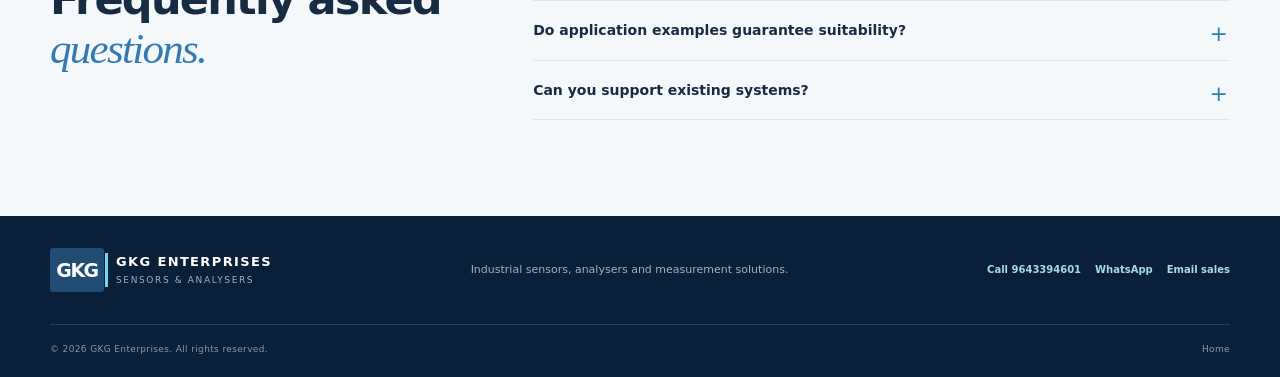
<file: industries.html>
<!doctype html>
<html lang="en"><head><meta charset="utf-8"><meta name="viewport" content="width=device-width, initial-scale=1"><meta name="theme-color" content="#102d52"><meta name="description" content="Instrumentation and monitoring considerations across water, manufacturing, utilities and environmental applications."><title>Industries &amp; Applications | GKG Enterprises</title><link rel="stylesheet" href="assets/css/style.css"><script src="assets/js/main.js" defer></script></head>
<body><a class="skip-link" href="#main">Skip to content</a><div class="topbar"><div class="container topbar-inner"><span>Industrial sensing · Process analysis · Online monitoring</span><span class="topbar-note">Application-led product selection</span></div></div>
<header class="site-header"><div class="container nav-wrap"><a class="brand" href="index.html" aria-label="GKG Enterprises home"><span class="brand-mark">GKG</span><span class="brand-copy"><strong>GKG ENTERPRISES</strong><small>SENSORS & ANALYSERS</small></span></a><button class="menu-toggle" type="button" aria-expanded="false" aria-controls="primary-nav"><span class="sr-only">Toggle navigation</span><span></span><span></span><span></span></button><nav id="primary-nav" class="primary-nav" aria-label="Main navigation"><a href="index.html#products">Products</a><a href="industries.html">Industries</a><a href="knowledge-centre.html">Knowledge Centre</a><a href="about.html">About</a><a class="nav-cta" href="contact.html">Contact <span aria-hidden="true">↗</span></a></nav></div></header>
<main id="main"><section class="detail-hero"><div class="container"><p class="eyebrow"><span class="eyebrow-line"></span> GKG ENTERPRISES / TECHNICAL OVERVIEW</p><h1>Industries &amp; Applications</h1><p class="detail-intro">Instrumentation and monitoring considerations across water, manufacturing, utilities and environmental applications.</p><div class="detail-actions"><a class="button button-primary" href="https://wa.me/919643394601?text=Hello%20GKG%20Enterprises%2C%20I%20have%20an%20enquiry%20about%20Industries%20%26%20Applications." target="_blank" rel="noopener">WhatsApp enquiry ↗</a><a class="button button-outline" href="mailto:sales@gkgenterprises.com?subject=Enquiry%3A%20Industries%20%26%20Applications">Email sales ↗</a><a class="detail-phone" href="tel:+919643394601">Call 9643394601</a></div></div></section>
<section class="section detail-content"><div class="container detail-layout"><div class="detail-main"><p class="eyebrow"><span class="eyebrow-line"></span> SELECTION GUIDE</p><h2>Start with the <em>application.</em></h2><section class="detail-block"><span class="detail-index">01</span><div><h2>Water and wastewater</h2><p>Potential measurement needs include water quality, process conditions, flow and level. Selection depends on the treatment stage, sample conditions and monitoring objectives.</p></div></section>
<section class="detail-block"><span class="detail-index">02</span><div><h2>Industrial manufacturing</h2><p>Temperature, pressure, flow, level and process analysis can support process visibility and operating decisions. Materials and ranges must match each duty.</p></div></section>
<section class="detail-block"><span class="detail-index">03</span><div><h2>Utilities and infrastructure</h2><p>Utility applications may require robust installation, clear maintenance access, suitable outputs and integration with existing control or monitoring systems.</p></div></section>
<section class="detail-block"><span class="detail-index">04</span><div><h2>Environmental monitoring</h2><p>Monitoring requirements depend on the parameter, location, sampling approach, applicable method and any regulatory requirements. Confirm compliance with the relevant authority and specification.</p></div></section><p class="disclaimer-note">Technical guidance only. Confirm exact specifications, certifications, compatibility, availability and suitability against the selected manufacturer's current documentation before procurement or installation.</p></div><aside class="detail-aside"><span class="aside-kicker">NEED HELP SELECTING?</span><h2>Share your requirement.</h2><p>Send the application, parameter, range and installation details to help narrow the options.</p><a class="aside-contact" href="tel:+919643394601"><span>Call</span><strong>9643394601</strong></a><a class="aside-contact" href="https://wa.me/919643394601" target="_blank" rel="noopener"><span>WhatsApp</span><strong>Start a chat ↗</strong></a><a class="aside-contact" href="mailto:sales@gkgenterprises.com"><span>Email</span><strong>sales@gkgenterprises.com</strong></a></aside></div></section>
<section class="section faq-section"><div class="container faq-layout"><div><p class="eyebrow"><span class="eyebrow-line"></span> QUICK ANSWERS</p><h2>Frequently asked<br><em>questions.</em></h2></div><div class="faq-list"><details class="faq-item"><summary>Can I request a solution for a specific site?</summary><p>Yes. Share the process description, measurement objective, operating conditions and required outputs.</p></details>
<details class="faq-item"><summary>Do application examples guarantee suitability?</summary><p>No. Examples are informational; every selection must be checked against site conditions and the product datasheet.</p></details>
<details class="faq-item"><summary>Can you support existing systems?</summary><p>Compatibility should be reviewed using the existing instrument, controller and communication details.</p></details></div></div></section></main>
<footer class="site-footer"><div class="container footer-main"><a class="brand brand-footer" href="index.html"><span class="brand-mark">GKG</span><span class="brand-copy"><strong>GKG ENTERPRISES</strong><small>SENSORS & ANALYSERS</small></span></a><p>Industrial sensors, analysers and measurement solutions.</p><div class="footer-contacts"><a href="tel:+919643394601">Call 9643394601</a><a href="https://wa.me/919643394601" target="_blank" rel="noopener">WhatsApp</a><a href="mailto:sales@gkgenterprises.com">Email sales</a></div></div><div class="container footer-bottom"><span>© <span id="year">2026</span> GKG Enterprises. All rights reserved.</span><a href="index.html">Home</a></div></footer><div class="quick-contact-bar" aria-label="Quick contact"><a class="quick-call" href="tel:+919643394601"><span aria-hidden="true">☎</span><strong>Call</strong><small>9643394601</small></a><a class="quick-whatsapp" href="https://wa.me/919643394601?text=Hello%20GKG%20Enterprises%2C%20I%20have%20a%20product%20enquiry." target="_blank" rel="noopener"><span aria-hidden="true">◉</span><strong>WhatsApp</strong><small>Chat with us</small></a><a class="quick-email" href="mailto:sales@gkgenterprises.com"><span aria-hidden="true">✉</span><strong>Email</strong><small>Sales team</small></a></div>
</body></html>
</file>
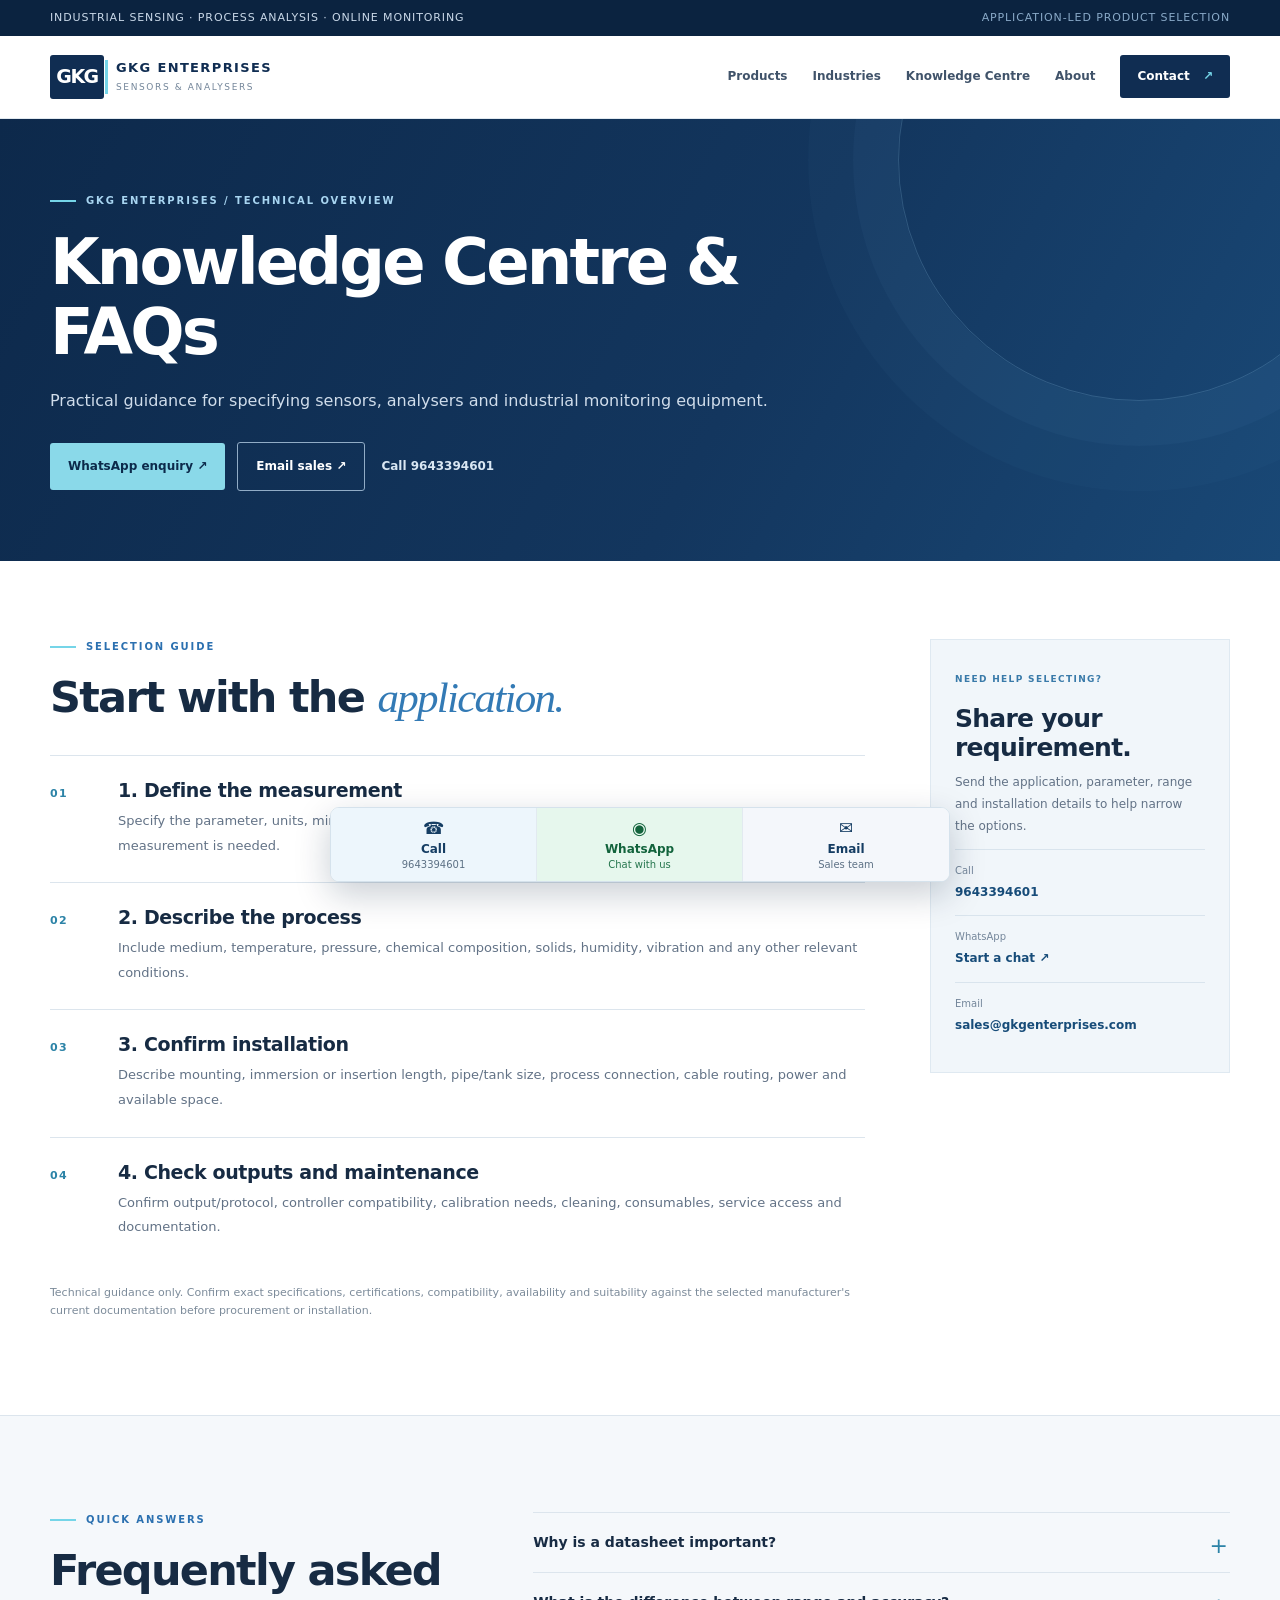
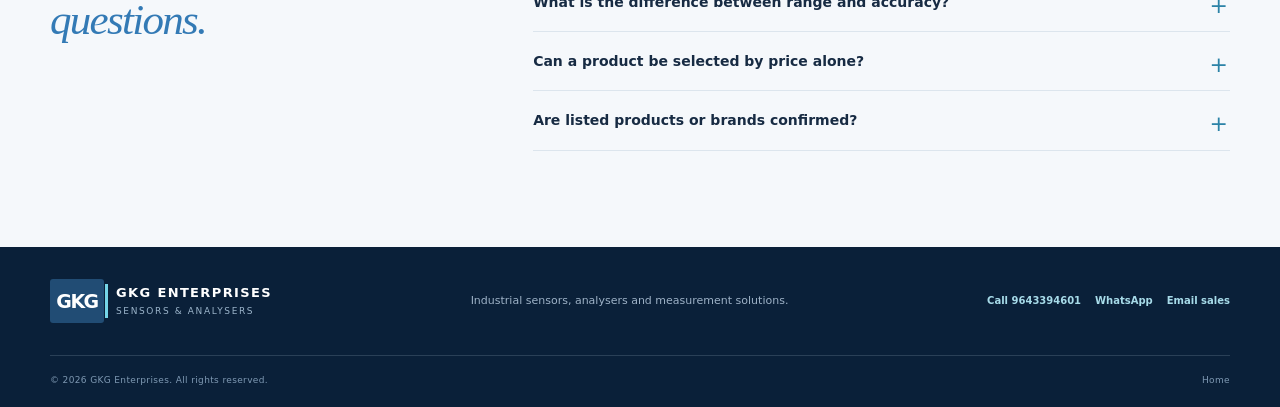
<file: knowledge-centre.html>
<!doctype html>
<html lang="en"><head><meta charset="utf-8"><meta name="viewport" content="width=device-width, initial-scale=1"><meta name="theme-color" content="#102d52"><meta name="description" content="Practical guidance for specifying sensors, analysers and industrial monitoring equipment."><title>Knowledge Centre &amp; FAQs | GKG Enterprises</title><link rel="stylesheet" href="assets/css/style.css"><script src="assets/js/main.js" defer></script></head>
<body><a class="skip-link" href="#main">Skip to content</a><div class="topbar"><div class="container topbar-inner"><span>Industrial sensing · Process analysis · Online monitoring</span><span class="topbar-note">Application-led product selection</span></div></div>
<header class="site-header"><div class="container nav-wrap"><a class="brand" href="index.html" aria-label="GKG Enterprises home"><span class="brand-mark">GKG</span><span class="brand-copy"><strong>GKG ENTERPRISES</strong><small>SENSORS & ANALYSERS</small></span></a><button class="menu-toggle" type="button" aria-expanded="false" aria-controls="primary-nav"><span class="sr-only">Toggle navigation</span><span></span><span></span><span></span></button><nav id="primary-nav" class="primary-nav" aria-label="Main navigation"><a href="index.html#products">Products</a><a href="industries.html">Industries</a><a href="knowledge-centre.html">Knowledge Centre</a><a href="about.html">About</a><a class="nav-cta" href="contact.html">Contact <span aria-hidden="true">↗</span></a></nav></div></header>
<main id="main"><section class="detail-hero"><div class="container"><p class="eyebrow"><span class="eyebrow-line"></span> GKG ENTERPRISES / TECHNICAL OVERVIEW</p><h1>Knowledge Centre &amp; FAQs</h1><p class="detail-intro">Practical guidance for specifying sensors, analysers and industrial monitoring equipment.</p><div class="detail-actions"><a class="button button-primary" href="https://wa.me/919643394601?text=Hello%20GKG%20Enterprises%2C%20I%20have%20an%20enquiry%20about%20Knowledge%20Centre%20%26%20FAQs." target="_blank" rel="noopener">WhatsApp enquiry ↗</a><a class="button button-outline" href="mailto:sales@gkgenterprises.com?subject=Enquiry%3A%20Knowledge%20Centre%20%26%20FAQs">Email sales ↗</a><a class="detail-phone" href="tel:+919643394601">Call 9643394601</a></div></div></section>
<section class="section detail-content"><div class="container detail-layout"><div class="detail-main"><p class="eyebrow"><span class="eyebrow-line"></span> SELECTION GUIDE</p><h2>Start with the <em>application.</em></h2><section class="detail-block"><span class="detail-index">01</span><div><h2>1. Define the measurement</h2><p>Specify the parameter, units, minimum/normal/maximum range, required accuracy and how frequently the measurement is needed.</p></div></section>
<section class="detail-block"><span class="detail-index">02</span><div><h2>2. Describe the process</h2><p>Include medium, temperature, pressure, chemical composition, solids, humidity, vibration and any other relevant conditions.</p></div></section>
<section class="detail-block"><span class="detail-index">03</span><div><h2>3. Confirm installation</h2><p>Describe mounting, immersion or insertion length, pipe/tank size, process connection, cable routing, power and available space.</p></div></section>
<section class="detail-block"><span class="detail-index">04</span><div><h2>4. Check outputs and maintenance</h2><p>Confirm output/protocol, controller compatibility, calibration needs, cleaning, consumables, service access and documentation.</p></div></section><p class="disclaimer-note">Technical guidance only. Confirm exact specifications, certifications, compatibility, availability and suitability against the selected manufacturer's current documentation before procurement or installation.</p></div><aside class="detail-aside"><span class="aside-kicker">NEED HELP SELECTING?</span><h2>Share your requirement.</h2><p>Send the application, parameter, range and installation details to help narrow the options.</p><a class="aside-contact" href="tel:+919643394601"><span>Call</span><strong>9643394601</strong></a><a class="aside-contact" href="https://wa.me/919643394601" target="_blank" rel="noopener"><span>WhatsApp</span><strong>Start a chat ↗</strong></a><a class="aside-contact" href="mailto:sales@gkgenterprises.com"><span>Email</span><strong>sales@gkgenterprises.com</strong></a></aside></div></section>
<section class="section faq-section"><div class="container faq-layout"><div><p class="eyebrow"><span class="eyebrow-line"></span> QUICK ANSWERS</p><h2>Frequently asked<br><em>questions.</em></h2></div><div class="faq-list"><details class="faq-item"><summary>Why is a datasheet important?</summary><p>It defines the tested operating limits, performance, connections, materials and other requirements for the exact model.</p></details>
<details class="faq-item"><summary>What is the difference between range and accuracy?</summary><p>Range is the interval an instrument is designed to measure; accuracy describes how close its reading is to the reference under stated conditions.</p></details>
<details class="faq-item"><summary>Can a product be selected by price alone?</summary><p>That risks overlooking compatibility, lifetime maintenance, installation, calibration and operating limits.</p></details>
<details class="faq-item"><summary>Are listed products or brands confirmed?</summary><p>The site currently presents product categories. Specific models, OEM relationships and availability will be published only after verification.</p></details></div></div></section></main>
<footer class="site-footer"><div class="container footer-main"><a class="brand brand-footer" href="index.html"><span class="brand-mark">GKG</span><span class="brand-copy"><strong>GKG ENTERPRISES</strong><small>SENSORS & ANALYSERS</small></span></a><p>Industrial sensors, analysers and measurement solutions.</p><div class="footer-contacts"><a href="tel:+919643394601">Call 9643394601</a><a href="https://wa.me/919643394601" target="_blank" rel="noopener">WhatsApp</a><a href="mailto:sales@gkgenterprises.com">Email sales</a></div></div><div class="container footer-bottom"><span>© <span id="year">2026</span> GKG Enterprises. All rights reserved.</span><a href="index.html">Home</a></div></footer><div class="quick-contact-bar" aria-label="Quick contact"><a class="quick-call" href="tel:+919643394601"><span aria-hidden="true">☎</span><strong>Call</strong><small>9643394601</small></a><a class="quick-whatsapp" href="https://wa.me/919643394601?text=Hello%20GKG%20Enterprises%2C%20I%20have%20a%20product%20enquiry." target="_blank" rel="noopener"><span aria-hidden="true">◉</span><strong>WhatsApp</strong><small>Chat with us</small></a><a class="quick-email" href="mailto:sales@gkgenterprises.com"><span aria-hidden="true">✉</span><strong>Email</strong><small>Sales team</small></a></div>
</body></html>
</file>
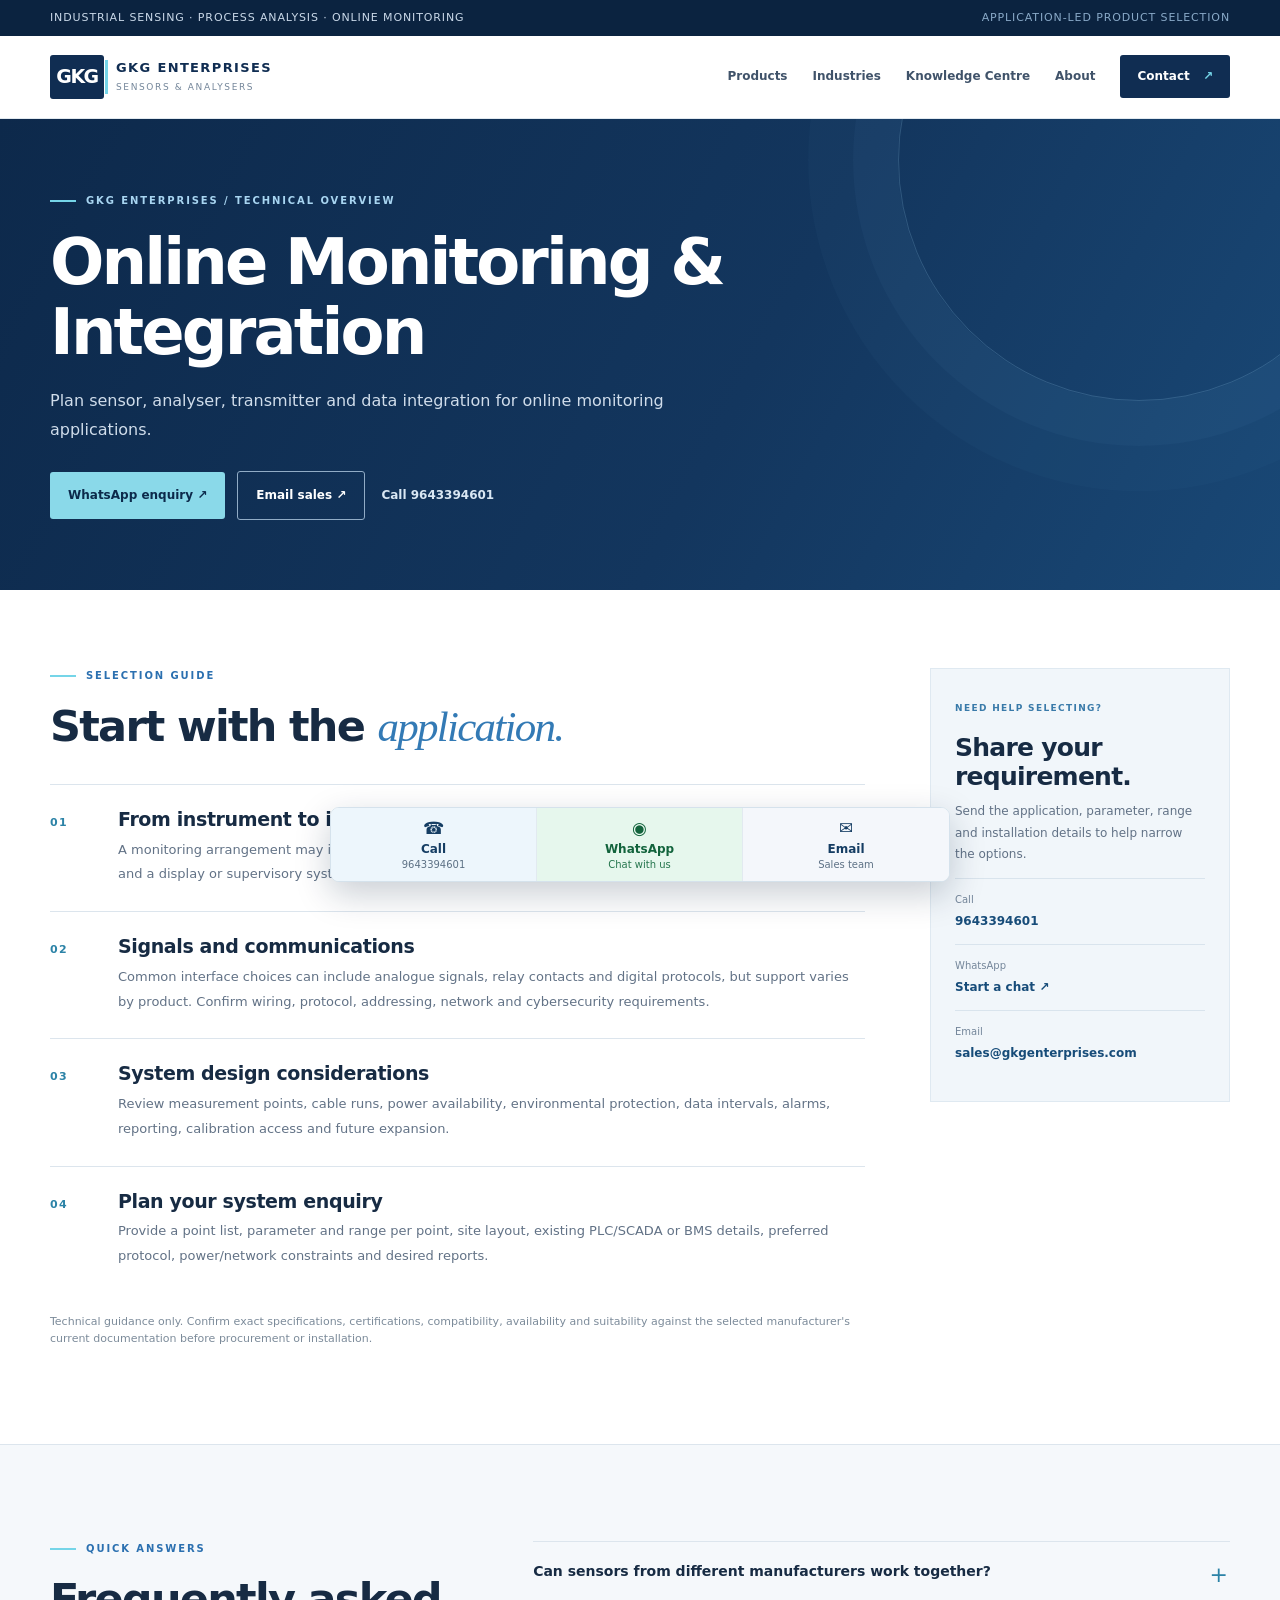
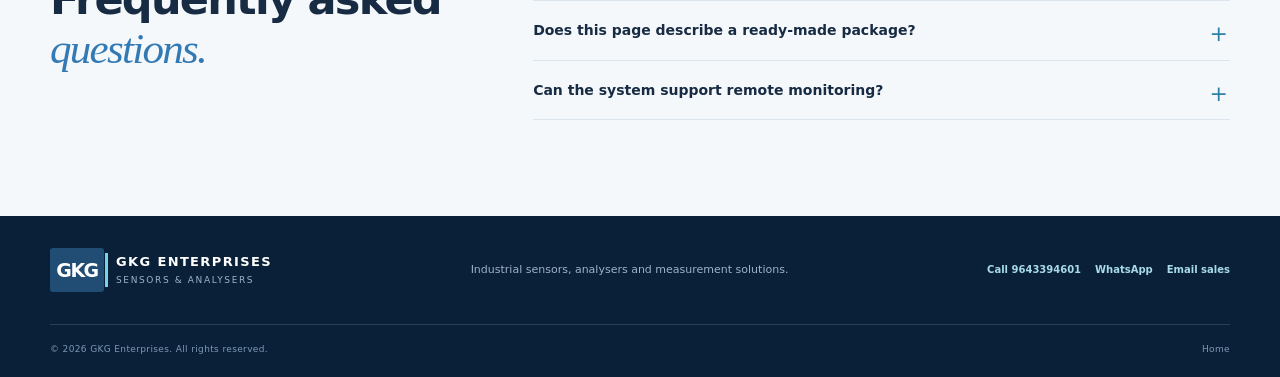
<file: monitoring-systems.html>
<!doctype html>
<html lang="en"><head><meta charset="utf-8"><meta name="viewport" content="width=device-width, initial-scale=1"><meta name="theme-color" content="#102d52"><meta name="description" content="Plan sensor, analyser, transmitter and data integration for online monitoring applications."><title>Online Monitoring &amp; Integration | GKG Enterprises</title><link rel="stylesheet" href="assets/css/style.css"><script src="assets/js/main.js" defer></script></head>
<body><a class="skip-link" href="#main">Skip to content</a><div class="topbar"><div class="container topbar-inner"><span>Industrial sensing · Process analysis · Online monitoring</span><span class="topbar-note">Application-led product selection</span></div></div>
<header class="site-header"><div class="container nav-wrap"><a class="brand" href="index.html" aria-label="GKG Enterprises home"><span class="brand-mark">GKG</span><span class="brand-copy"><strong>GKG ENTERPRISES</strong><small>SENSORS & ANALYSERS</small></span></a><button class="menu-toggle" type="button" aria-expanded="false" aria-controls="primary-nav"><span class="sr-only">Toggle navigation</span><span></span><span></span><span></span></button><nav id="primary-nav" class="primary-nav" aria-label="Main navigation"><a href="index.html#products">Products</a><a href="industries.html">Industries</a><a href="knowledge-centre.html">Knowledge Centre</a><a href="about.html">About</a><a class="nav-cta" href="contact.html">Contact <span aria-hidden="true">↗</span></a></nav></div></header>
<main id="main"><section class="detail-hero"><div class="container"><p class="eyebrow"><span class="eyebrow-line"></span> GKG ENTERPRISES / TECHNICAL OVERVIEW</p><h1>Online Monitoring &amp; Integration</h1><p class="detail-intro">Plan sensor, analyser, transmitter and data integration for online monitoring applications.</p><div class="detail-actions"><a class="button button-primary" href="https://wa.me/919643394601?text=Hello%20GKG%20Enterprises%2C%20I%20have%20an%20enquiry%20about%20Online%20Monitoring%20%26%20Integration." target="_blank" rel="noopener">WhatsApp enquiry ↗</a><a class="button button-outline" href="mailto:sales@gkgenterprises.com?subject=Enquiry%3A%20Online%20Monitoring%20%26%20Integration">Email sales ↗</a><a class="detail-phone" href="tel:+919643394601">Call 9643394601</a></div></div></section>
<section class="section detail-content"><div class="container detail-layout"><div class="detail-main"><p class="eyebrow"><span class="eyebrow-line"></span> SELECTION GUIDE</p><h2>Start with the <em>application.</em></h2><section class="detail-block"><span class="detail-index">01</span><div><h2>From instrument to information</h2><p>A monitoring arrangement may include field sensors, transmitters, a controller or data logger, communications and a display or supervisory system. The final architecture depends on the site.</p></div></section>
<section class="detail-block"><span class="detail-index">02</span><div><h2>Signals and communications</h2><p>Common interface choices can include analogue signals, relay contacts and digital protocols, but support varies by product. Confirm wiring, protocol, addressing, network and cybersecurity requirements.</p></div></section>
<section class="detail-block"><span class="detail-index">03</span><div><h2>System design considerations</h2><p>Review measurement points, cable runs, power availability, environmental protection, data intervals, alarms, reporting, calibration access and future expansion.</p></div></section>
<section class="detail-block"><span class="detail-index">04</span><div><h2>Plan your system enquiry</h2><p>Provide a point list, parameter and range per point, site layout, existing PLC/SCADA or BMS details, preferred protocol, power/network constraints and desired reports.</p></div></section><p class="disclaimer-note">Technical guidance only. Confirm exact specifications, certifications, compatibility, availability and suitability against the selected manufacturer's current documentation before procurement or installation.</p></div><aside class="detail-aside"><span class="aside-kicker">NEED HELP SELECTING?</span><h2>Share your requirement.</h2><p>Send the application, parameter, range and installation details to help narrow the options.</p><a class="aside-contact" href="tel:+919643394601"><span>Call</span><strong>9643394601</strong></a><a class="aside-contact" href="https://wa.me/919643394601" target="_blank" rel="noopener"><span>WhatsApp</span><strong>Start a chat ↗</strong></a><a class="aside-contact" href="mailto:sales@gkgenterprises.com"><span>Email</span><strong>sales@gkgenterprises.com</strong></a></aside></div></section>
<section class="section faq-section"><div class="container faq-layout"><div><p class="eyebrow"><span class="eyebrow-line"></span> QUICK ANSWERS</p><h2>Frequently asked<br><em>questions.</em></h2></div><div class="faq-list"><details class="faq-item"><summary>Can sensors from different manufacturers work together?</summary><p>Sometimes, when electrical interfaces, protocols, ranges and configuration are compatible. Confirm end-to-end compatibility before purchase.</p></details>
<details class="faq-item"><summary>Does this page describe a ready-made package?</summary><p>No. It is a planning guide; final scope and compatibility must be established for the application.</p></details>
<details class="faq-item"><summary>Can the system support remote monitoring?</summary><p>Remote access depends on the selected hardware, network architecture, software and site security policies.</p></details></div></div></section></main>
<footer class="site-footer"><div class="container footer-main"><a class="brand brand-footer" href="index.html"><span class="brand-mark">GKG</span><span class="brand-copy"><strong>GKG ENTERPRISES</strong><small>SENSORS & ANALYSERS</small></span></a><p>Industrial sensors, analysers and measurement solutions.</p><div class="footer-contacts"><a href="tel:+919643394601">Call 9643394601</a><a href="https://wa.me/919643394601" target="_blank" rel="noopener">WhatsApp</a><a href="mailto:sales@gkgenterprises.com">Email sales</a></div></div><div class="container footer-bottom"><span>© <span id="year">2026</span> GKG Enterprises. All rights reserved.</span><a href="index.html">Home</a></div></footer><div class="quick-contact-bar" aria-label="Quick contact"><a class="quick-call" href="tel:+919643394601"><span aria-hidden="true">☎</span><strong>Call</strong><small>9643394601</small></a><a class="quick-whatsapp" href="https://wa.me/919643394601?text=Hello%20GKG%20Enterprises%2C%20I%20have%20a%20product%20enquiry." target="_blank" rel="noopener"><span aria-hidden="true">◉</span><strong>WhatsApp</strong><small>Chat with us</small></a><a class="quick-email" href="mailto:sales@gkgenterprises.com"><span aria-hidden="true">✉</span><strong>Email</strong><small>Sales team</small></a></div>
</body></html>
</file>
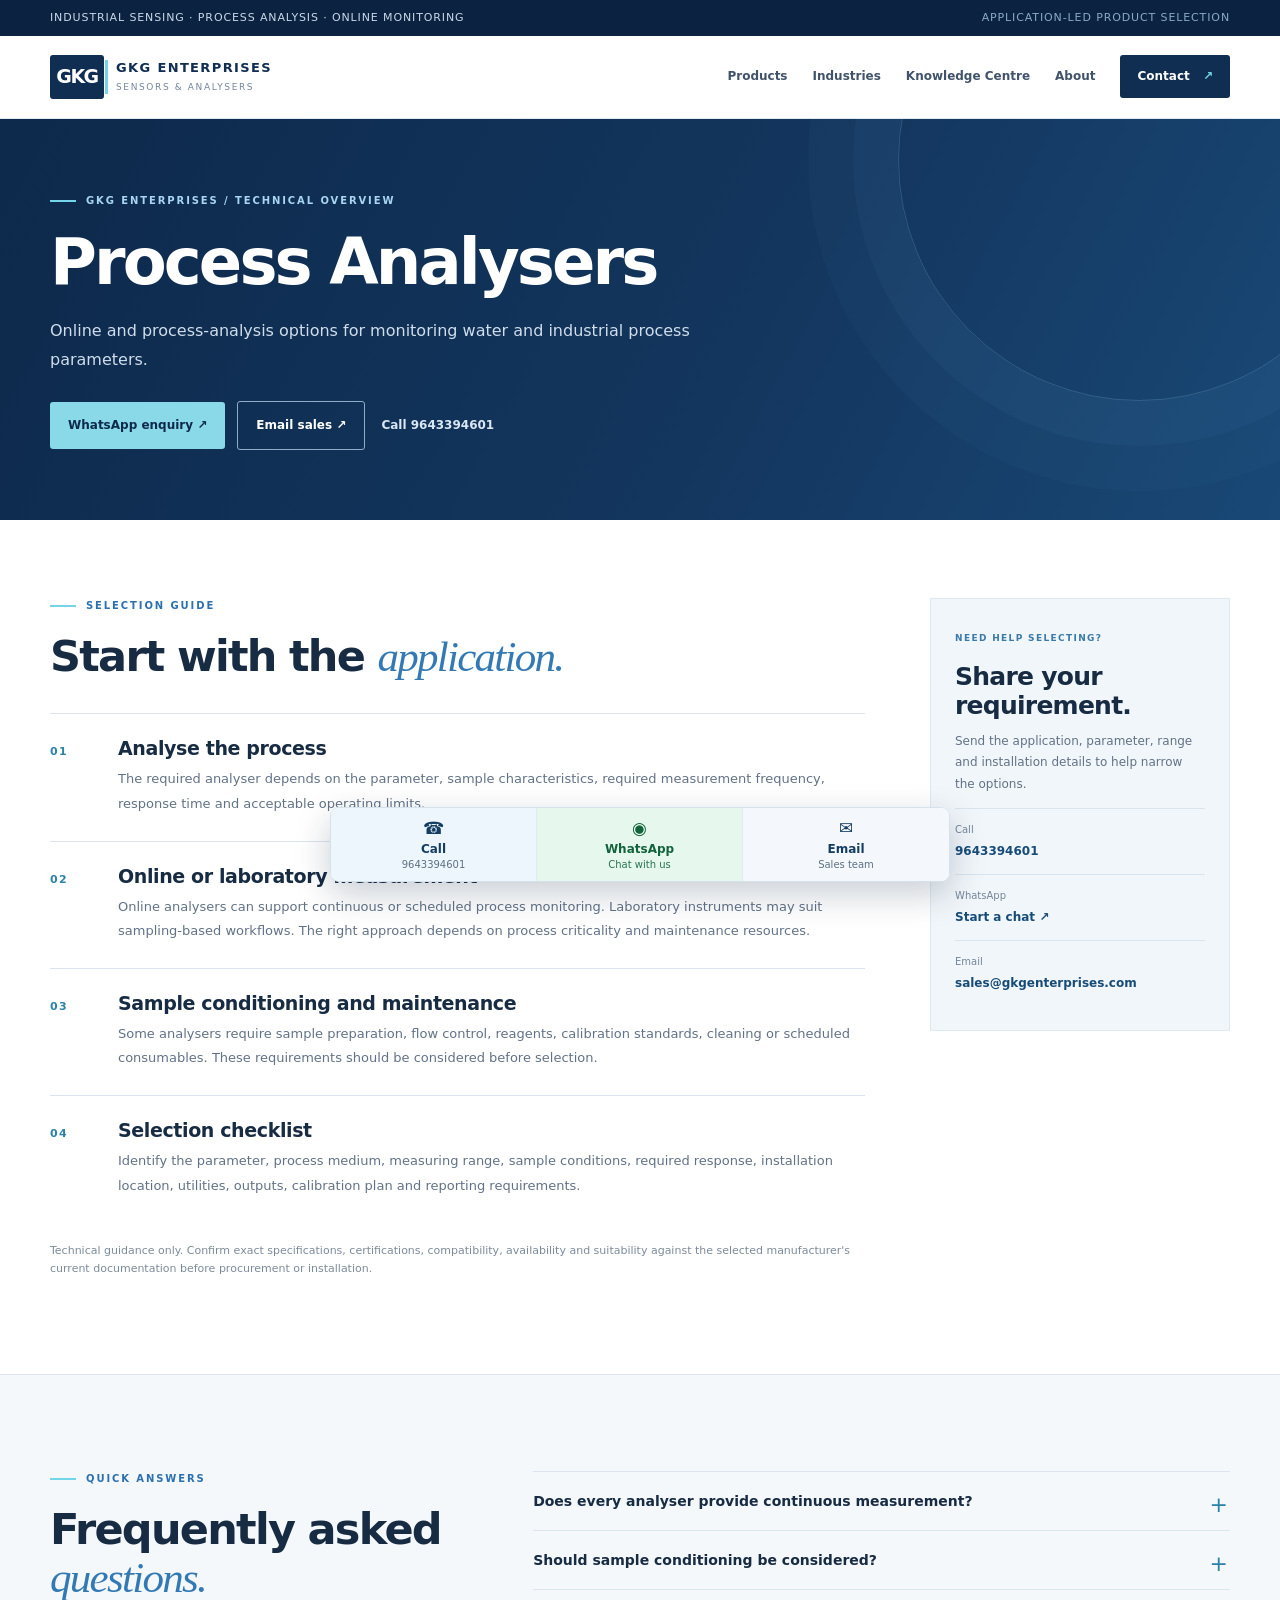
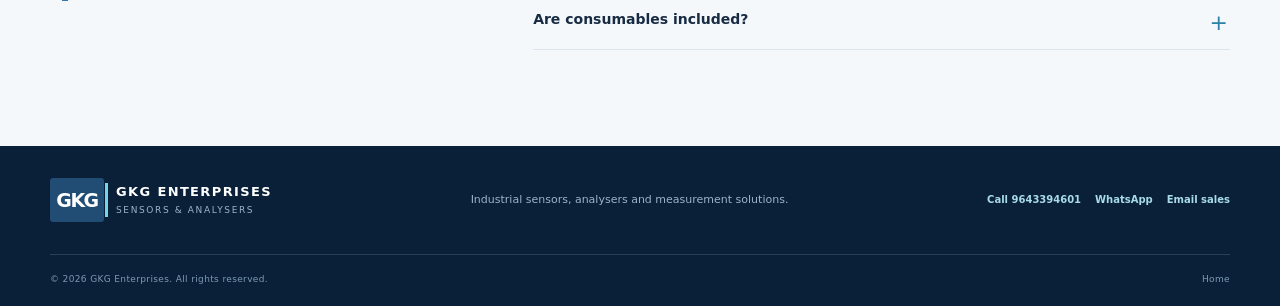
<file: process-analysers.html>
<!doctype html>
<html lang="en"><head><meta charset="utf-8"><meta name="viewport" content="width=device-width, initial-scale=1"><meta name="theme-color" content="#102d52"><meta name="description" content="Online and process-analysis options for monitoring water and industrial process parameters."><title>Process Analysers | GKG Enterprises</title><link rel="stylesheet" href="assets/css/style.css"><script src="assets/js/main.js" defer></script></head>
<body><a class="skip-link" href="#main">Skip to content</a><div class="topbar"><div class="container topbar-inner"><span>Industrial sensing · Process analysis · Online monitoring</span><span class="topbar-note">Application-led product selection</span></div></div>
<header class="site-header"><div class="container nav-wrap"><a class="brand" href="index.html" aria-label="GKG Enterprises home"><span class="brand-mark">GKG</span><span class="brand-copy"><strong>GKG ENTERPRISES</strong><small>SENSORS & ANALYSERS</small></span></a><button class="menu-toggle" type="button" aria-expanded="false" aria-controls="primary-nav"><span class="sr-only">Toggle navigation</span><span></span><span></span><span></span></button><nav id="primary-nav" class="primary-nav" aria-label="Main navigation"><a href="index.html#products">Products</a><a href="industries.html">Industries</a><a href="knowledge-centre.html">Knowledge Centre</a><a href="about.html">About</a><a class="nav-cta" href="contact.html">Contact <span aria-hidden="true">↗</span></a></nav></div></header>
<main id="main"><section class="detail-hero"><div class="container"><p class="eyebrow"><span class="eyebrow-line"></span> GKG ENTERPRISES / TECHNICAL OVERVIEW</p><h1>Process Analysers</h1><p class="detail-intro">Online and process-analysis options for monitoring water and industrial process parameters.</p><div class="detail-actions"><a class="button button-primary" href="https://wa.me/919643394601?text=Hello%20GKG%20Enterprises%2C%20I%20have%20an%20enquiry%20about%20Process%20Analysers." target="_blank" rel="noopener">WhatsApp enquiry ↗</a><a class="button button-outline" href="mailto:sales@gkgenterprises.com?subject=Enquiry%3A%20Process%20Analysers">Email sales ↗</a><a class="detail-phone" href="tel:+919643394601">Call 9643394601</a></div></div></section>
<section class="section detail-content"><div class="container detail-layout"><div class="detail-main"><p class="eyebrow"><span class="eyebrow-line"></span> SELECTION GUIDE</p><h2>Start with the <em>application.</em></h2><section class="detail-block"><span class="detail-index">01</span><div><h2>Analyse the process</h2><p>The required analyser depends on the parameter, sample characteristics, required measurement frequency, response time and acceptable operating limits.</p></div></section>
<section class="detail-block"><span class="detail-index">02</span><div><h2>Online or laboratory measurement</h2><p>Online analysers can support continuous or scheduled process monitoring. Laboratory instruments may suit sampling-based workflows. The right approach depends on process criticality and maintenance resources.</p></div></section>
<section class="detail-block"><span class="detail-index">03</span><div><h2>Sample conditioning and maintenance</h2><p>Some analysers require sample preparation, flow control, reagents, calibration standards, cleaning or scheduled consumables. These requirements should be considered before selection.</p></div></section>
<section class="detail-block"><span class="detail-index">04</span><div><h2>Selection checklist</h2><p>Identify the parameter, process medium, measuring range, sample conditions, required response, installation location, utilities, outputs, calibration plan and reporting requirements.</p></div></section><p class="disclaimer-note">Technical guidance only. Confirm exact specifications, certifications, compatibility, availability and suitability against the selected manufacturer's current documentation before procurement or installation.</p></div><aside class="detail-aside"><span class="aside-kicker">NEED HELP SELECTING?</span><h2>Share your requirement.</h2><p>Send the application, parameter, range and installation details to help narrow the options.</p><a class="aside-contact" href="tel:+919643394601"><span>Call</span><strong>9643394601</strong></a><a class="aside-contact" href="https://wa.me/919643394601" target="_blank" rel="noopener"><span>WhatsApp</span><strong>Start a chat ↗</strong></a><a class="aside-contact" href="mailto:sales@gkgenterprises.com"><span>Email</span><strong>sales@gkgenterprises.com</strong></a></aside></div></section>
<section class="section faq-section"><div class="container faq-layout"><div><p class="eyebrow"><span class="eyebrow-line"></span> QUICK ANSWERS</p><h2>Frequently asked<br><em>questions.</em></h2></div><div class="faq-list"><details class="faq-item"><summary>Does every analyser provide continuous measurement?</summary><p>No. Measurement mode and cycle time depend on the technology and model.</p></details>
<details class="faq-item"><summary>Should sample conditioning be considered?</summary><p>Yes. Sample temperature, pressure, particulates and chemical compatibility can affect analyser performance and reliability.</p></details>
<details class="faq-item"><summary>Are consumables included?</summary><p>This depends on the selected product and supply scope; confirm it in the quotation.</p></details></div></div></section></main>
<footer class="site-footer"><div class="container footer-main"><a class="brand brand-footer" href="index.html"><span class="brand-mark">GKG</span><span class="brand-copy"><strong>GKG ENTERPRISES</strong><small>SENSORS & ANALYSERS</small></span></a><p>Industrial sensors, analysers and measurement solutions.</p><div class="footer-contacts"><a href="tel:+919643394601">Call 9643394601</a><a href="https://wa.me/919643394601" target="_blank" rel="noopener">WhatsApp</a><a href="mailto:sales@gkgenterprises.com">Email sales</a></div></div><div class="container footer-bottom"><span>© <span id="year">2026</span> GKG Enterprises. All rights reserved.</span><a href="index.html">Home</a></div></footer><div class="quick-contact-bar" aria-label="Quick contact"><a class="quick-call" href="tel:+919643394601"><span aria-hidden="true">☎</span><strong>Call</strong><small>9643394601</small></a><a class="quick-whatsapp" href="https://wa.me/919643394601?text=Hello%20GKG%20Enterprises%2C%20I%20have%20a%20product%20enquiry." target="_blank" rel="noopener"><span aria-hidden="true">◉</span><strong>WhatsApp</strong><small>Chat with us</small></a><a class="quick-email" href="mailto:sales@gkgenterprises.com"><span aria-hidden="true">✉</span><strong>Email</strong><small>Sales team</small></a></div>
</body></html>
</file>
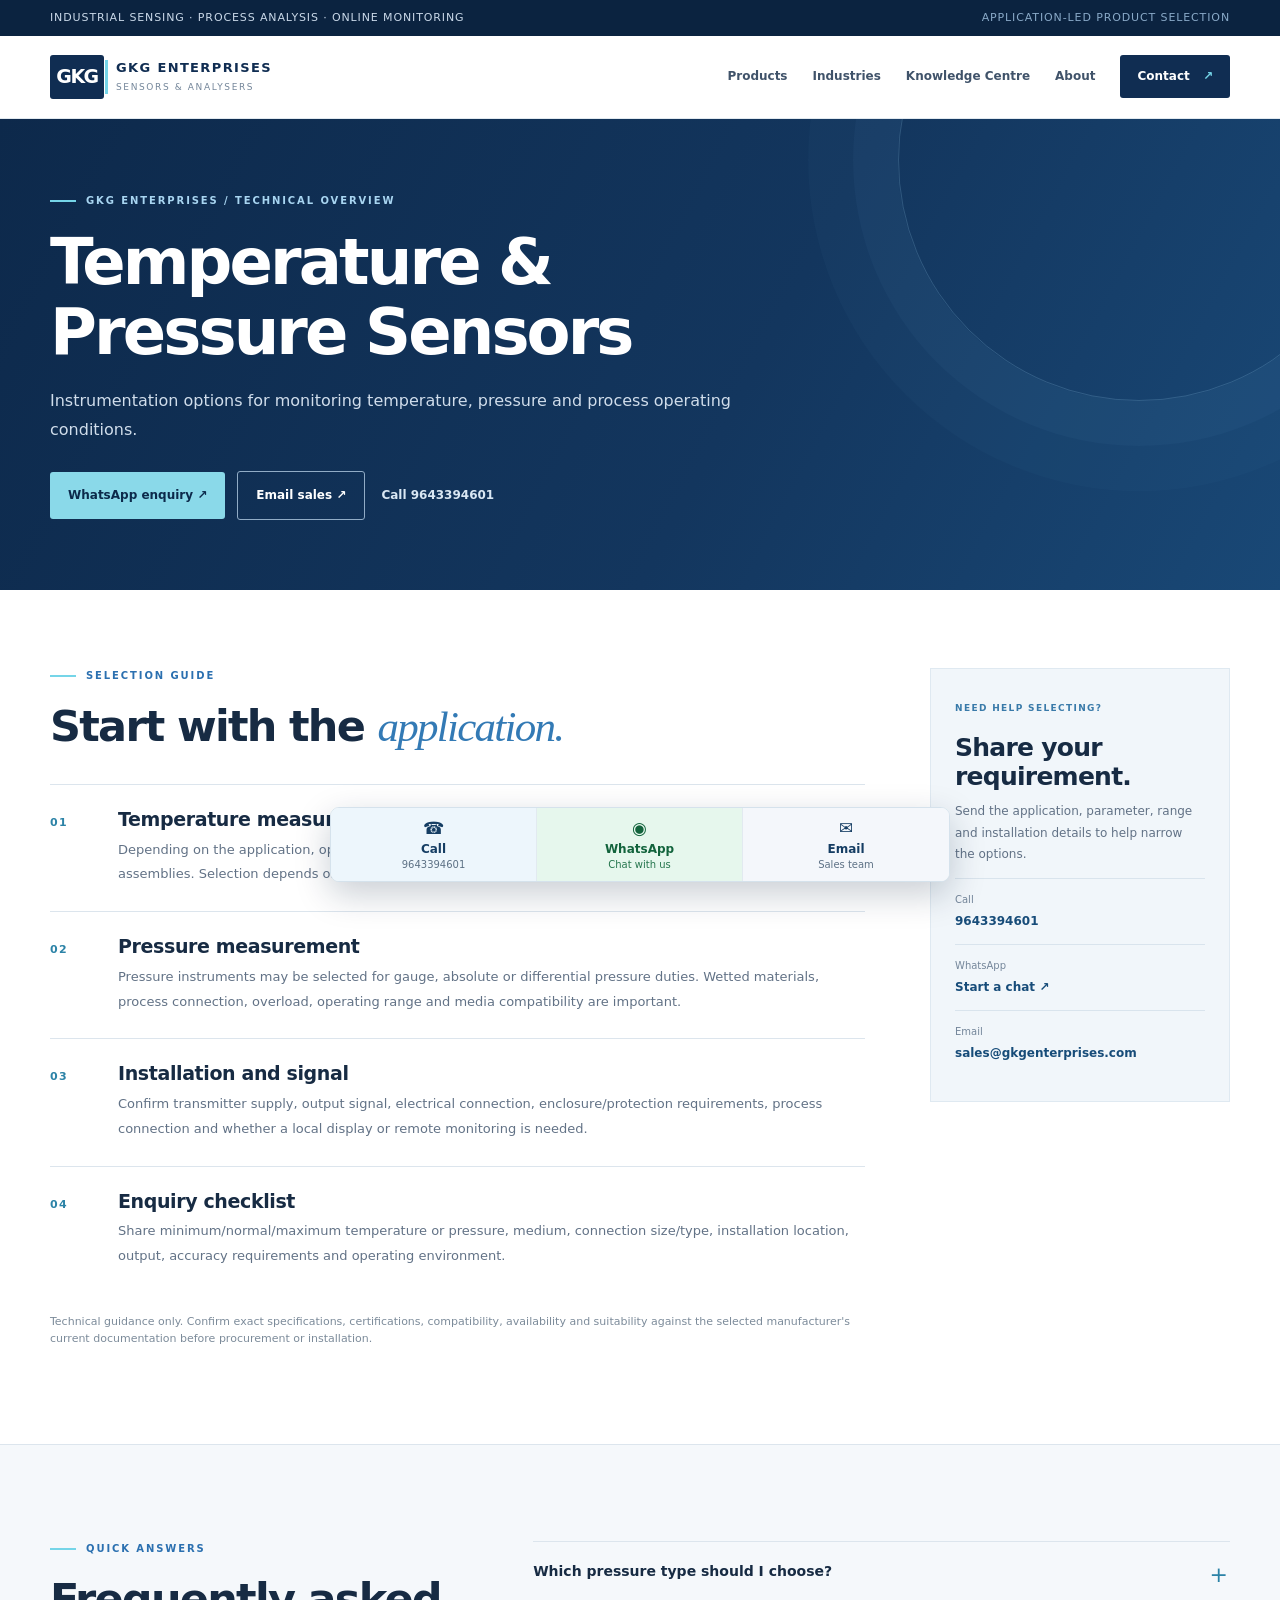
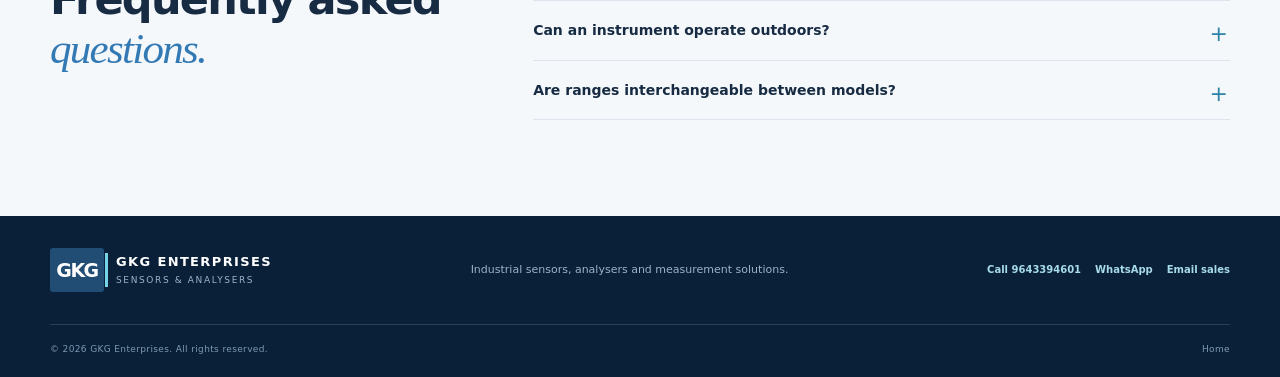
<file: temperature-pressure.html>
<!doctype html>
<html lang="en"><head><meta charset="utf-8"><meta name="viewport" content="width=device-width, initial-scale=1"><meta name="theme-color" content="#102d52"><meta name="description" content="Instrumentation options for monitoring temperature, pressure and process operating conditions."><title>Temperature &amp; Pressure Sensors | GKG Enterprises</title><link rel="stylesheet" href="assets/css/style.css"><script src="assets/js/main.js" defer></script></head>
<body><a class="skip-link" href="#main">Skip to content</a><div class="topbar"><div class="container topbar-inner"><span>Industrial sensing · Process analysis · Online monitoring</span><span class="topbar-note">Application-led product selection</span></div></div>
<header class="site-header"><div class="container nav-wrap"><a class="brand" href="index.html" aria-label="GKG Enterprises home"><span class="brand-mark">GKG</span><span class="brand-copy"><strong>GKG ENTERPRISES</strong><small>SENSORS & ANALYSERS</small></span></a><button class="menu-toggle" type="button" aria-expanded="false" aria-controls="primary-nav"><span class="sr-only">Toggle navigation</span><span></span><span></span><span></span></button><nav id="primary-nav" class="primary-nav" aria-label="Main navigation"><a href="index.html#products">Products</a><a href="industries.html">Industries</a><a href="knowledge-centre.html">Knowledge Centre</a><a href="about.html">About</a><a class="nav-cta" href="contact.html">Contact <span aria-hidden="true">↗</span></a></nav></div></header>
<main id="main"><section class="detail-hero"><div class="container"><p class="eyebrow"><span class="eyebrow-line"></span> GKG ENTERPRISES / TECHNICAL OVERVIEW</p><h1>Temperature &amp; Pressure Sensors</h1><p class="detail-intro">Instrumentation options for monitoring temperature, pressure and process operating conditions.</p><div class="detail-actions"><a class="button button-primary" href="https://wa.me/919643394601?text=Hello%20GKG%20Enterprises%2C%20I%20have%20an%20enquiry%20about%20Temperature%20%26%20Pressure%20Sensors." target="_blank" rel="noopener">WhatsApp enquiry ↗</a><a class="button button-outline" href="mailto:sales@gkgenterprises.com?subject=Enquiry%3A%20Temperature%20%26%20Pressure%20Sensors">Email sales ↗</a><a class="detail-phone" href="tel:+919643394601">Call 9643394601</a></div></div></section>
<section class="section detail-content"><div class="container detail-layout"><div class="detail-main"><p class="eyebrow"><span class="eyebrow-line"></span> SELECTION GUIDE</p><h2>Start with the <em>application.</em></h2><section class="detail-block"><span class="detail-index">01</span><div><h2>Temperature measurement</h2><p>Depending on the application, options may include RTDs, thermocouples, temperature transmitters and assemblies. Selection depends on range, response time, accuracy, sheath/material compatibility and mounting.</p></div></section>
<section class="detail-block"><span class="detail-index">02</span><div><h2>Pressure measurement</h2><p>Pressure instruments may be selected for gauge, absolute or differential pressure duties. Wetted materials, process connection, overload, operating range and media compatibility are important.</p></div></section>
<section class="detail-block"><span class="detail-index">03</span><div><h2>Installation and signal</h2><p>Confirm transmitter supply, output signal, electrical connection, enclosure/protection requirements, process connection and whether a local display or remote monitoring is needed.</p></div></section>
<section class="detail-block"><span class="detail-index">04</span><div><h2>Enquiry checklist</h2><p>Share minimum/normal/maximum temperature or pressure, medium, connection size/type, installation location, output, accuracy requirements and operating environment.</p></div></section><p class="disclaimer-note">Technical guidance only. Confirm exact specifications, certifications, compatibility, availability and suitability against the selected manufacturer's current documentation before procurement or installation.</p></div><aside class="detail-aside"><span class="aside-kicker">NEED HELP SELECTING?</span><h2>Share your requirement.</h2><p>Send the application, parameter, range and installation details to help narrow the options.</p><a class="aside-contact" href="tel:+919643394601"><span>Call</span><strong>9643394601</strong></a><a class="aside-contact" href="https://wa.me/919643394601" target="_blank" rel="noopener"><span>WhatsApp</span><strong>Start a chat ↗</strong></a><a class="aside-contact" href="mailto:sales@gkgenterprises.com"><span>Email</span><strong>sales@gkgenterprises.com</strong></a></aside></div></section>
<section class="section faq-section"><div class="container faq-layout"><div><p class="eyebrow"><span class="eyebrow-line"></span> QUICK ANSWERS</p><h2>Frequently asked<br><em>questions.</em></h2></div><div class="faq-list"><details class="faq-item"><summary>Which pressure type should I choose?</summary><p>Gauge, absolute and differential pressure serve different measurement needs. Describe the process and reference pressure so the right type can be selected.</p></details>
<details class="faq-item"><summary>Can an instrument operate outdoors?</summary><p>Outdoor suitability depends on its specified ingress protection, ambient limits, materials and installation. Confirm these in the product datasheet.</p></details>
<details class="faq-item"><summary>Are ranges interchangeable between models?</summary><p>No. The range and performance limits must be checked for each specific model.</p></details></div></div></section></main>
<footer class="site-footer"><div class="container footer-main"><a class="brand brand-footer" href="index.html"><span class="brand-mark">GKG</span><span class="brand-copy"><strong>GKG ENTERPRISES</strong><small>SENSORS & ANALYSERS</small></span></a><p>Industrial sensors, analysers and measurement solutions.</p><div class="footer-contacts"><a href="tel:+919643394601">Call 9643394601</a><a href="https://wa.me/919643394601" target="_blank" rel="noopener">WhatsApp</a><a href="mailto:sales@gkgenterprises.com">Email sales</a></div></div><div class="container footer-bottom"><span>© <span id="year">2026</span> GKG Enterprises. All rights reserved.</span><a href="index.html">Home</a></div></footer><div class="quick-contact-bar" aria-label="Quick contact"><a class="quick-call" href="tel:+919643394601"><span aria-hidden="true">☎</span><strong>Call</strong><small>9643394601</small></a><a class="quick-whatsapp" href="https://wa.me/919643394601?text=Hello%20GKG%20Enterprises%2C%20I%20have%20a%20product%20enquiry." target="_blank" rel="noopener"><span aria-hidden="true">◉</span><strong>WhatsApp</strong><small>Chat with us</small></a><a class="quick-email" href="mailto:sales@gkgenterprises.com"><span aria-hidden="true">✉</span><strong>Email</strong><small>Sales team</small></a></div>
</body></html>
</file>
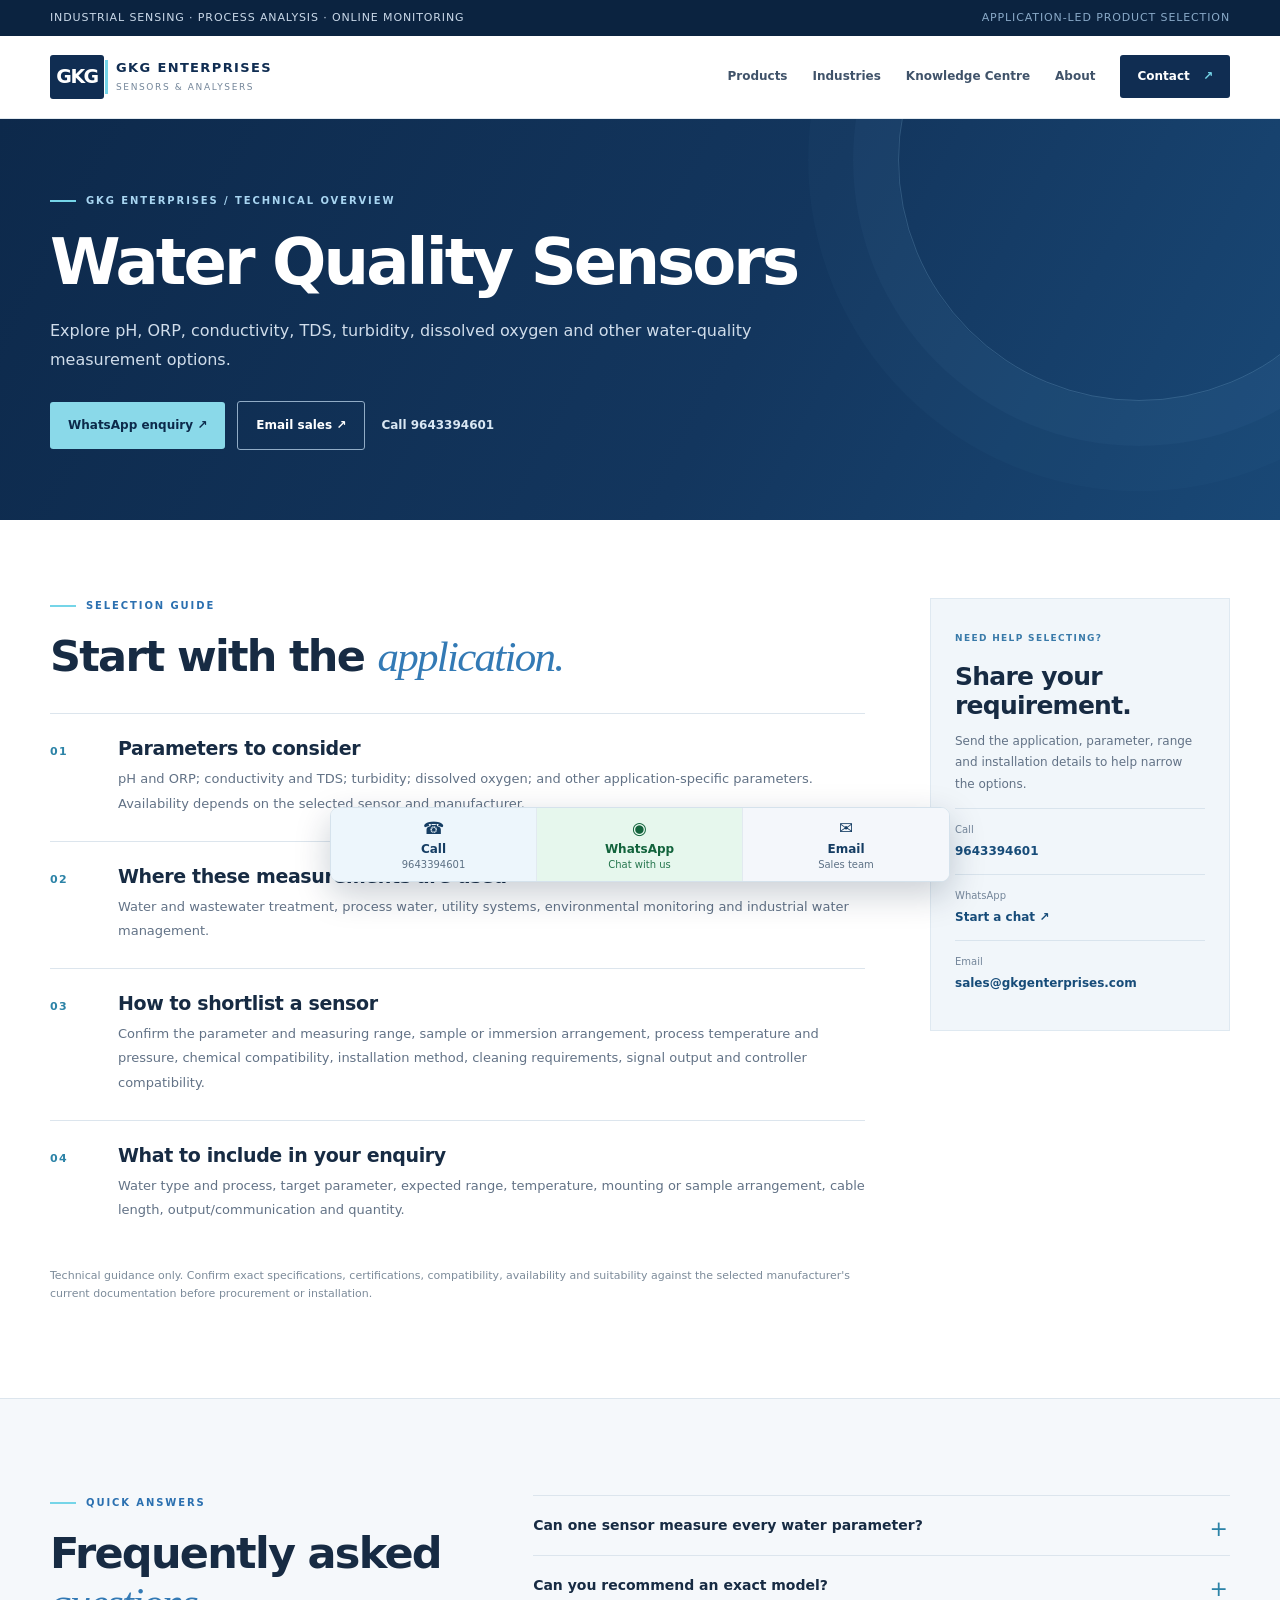
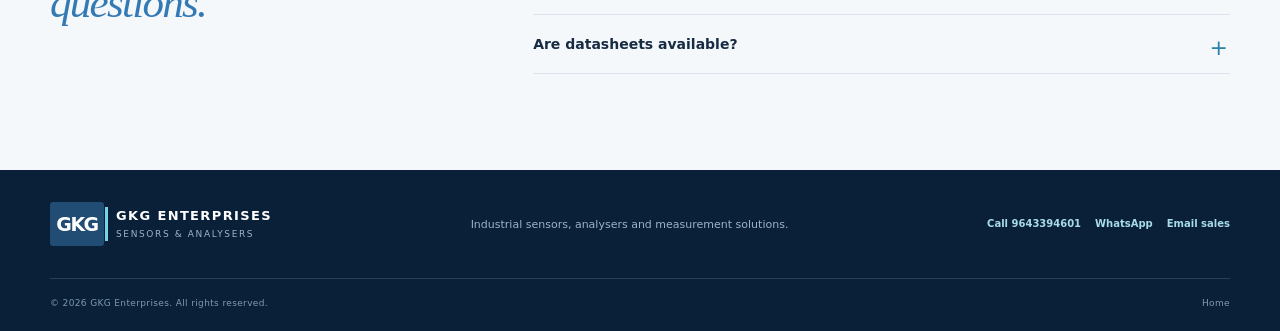
<file: water-quality-sensors.html>
<!doctype html>
<html lang="en"><head><meta charset="utf-8"><meta name="viewport" content="width=device-width, initial-scale=1"><meta name="theme-color" content="#102d52"><meta name="description" content="Explore pH, ORP, conductivity, TDS, turbidity, dissolved oxygen and other water-quality measurement options."><title>Water Quality Sensors | GKG Enterprises</title><link rel="stylesheet" href="assets/css/style.css"><script src="assets/js/main.js" defer></script></head>
<body><a class="skip-link" href="#main">Skip to content</a><div class="topbar"><div class="container topbar-inner"><span>Industrial sensing · Process analysis · Online monitoring</span><span class="topbar-note">Application-led product selection</span></div></div>
<header class="site-header"><div class="container nav-wrap"><a class="brand" href="index.html" aria-label="GKG Enterprises home"><span class="brand-mark">GKG</span><span class="brand-copy"><strong>GKG ENTERPRISES</strong><small>SENSORS & ANALYSERS</small></span></a><button class="menu-toggle" type="button" aria-expanded="false" aria-controls="primary-nav"><span class="sr-only">Toggle navigation</span><span></span><span></span><span></span></button><nav id="primary-nav" class="primary-nav" aria-label="Main navigation"><a href="index.html#products">Products</a><a href="industries.html">Industries</a><a href="knowledge-centre.html">Knowledge Centre</a><a href="about.html">About</a><a class="nav-cta" href="contact.html">Contact <span aria-hidden="true">↗</span></a></nav></div></header>
<main id="main"><section class="detail-hero"><div class="container"><p class="eyebrow"><span class="eyebrow-line"></span> GKG ENTERPRISES / TECHNICAL OVERVIEW</p><h1>Water Quality Sensors</h1><p class="detail-intro">Explore pH, ORP, conductivity, TDS, turbidity, dissolved oxygen and other water-quality measurement options.</p><div class="detail-actions"><a class="button button-primary" href="https://wa.me/919643394601?text=Hello%20GKG%20Enterprises%2C%20I%20have%20an%20enquiry%20about%20Water%20Quality%20Sensors." target="_blank" rel="noopener">WhatsApp enquiry ↗</a><a class="button button-outline" href="mailto:sales@gkgenterprises.com?subject=Enquiry%3A%20Water%20Quality%20Sensors">Email sales ↗</a><a class="detail-phone" href="tel:+919643394601">Call 9643394601</a></div></div></section>
<section class="section detail-content"><div class="container detail-layout"><div class="detail-main"><p class="eyebrow"><span class="eyebrow-line"></span> SELECTION GUIDE</p><h2>Start with the <em>application.</em></h2><section class="detail-block"><span class="detail-index">01</span><div><h2>Parameters to consider</h2><p>pH and ORP; conductivity and TDS; turbidity; dissolved oxygen; and other application-specific parameters. Availability depends on the selected sensor and manufacturer.</p></div></section>
<section class="detail-block"><span class="detail-index">02</span><div><h2>Where these measurements are used</h2><p>Water and wastewater treatment, process water, utility systems, environmental monitoring and industrial water management.</p></div></section>
<section class="detail-block"><span class="detail-index">03</span><div><h2>How to shortlist a sensor</h2><p>Confirm the parameter and measuring range, sample or immersion arrangement, process temperature and pressure, chemical compatibility, installation method, cleaning requirements, signal output and controller compatibility.</p></div></section>
<section class="detail-block"><span class="detail-index">04</span><div><h2>What to include in your enquiry</h2><p>Water type and process, target parameter, expected range, temperature, mounting or sample arrangement, cable length, output/communication and quantity.</p></div></section><p class="disclaimer-note">Technical guidance only. Confirm exact specifications, certifications, compatibility, availability and suitability against the selected manufacturer's current documentation before procurement or installation.</p></div><aside class="detail-aside"><span class="aside-kicker">NEED HELP SELECTING?</span><h2>Share your requirement.</h2><p>Send the application, parameter, range and installation details to help narrow the options.</p><a class="aside-contact" href="tel:+919643394601"><span>Call</span><strong>9643394601</strong></a><a class="aside-contact" href="https://wa.me/919643394601" target="_blank" rel="noopener"><span>WhatsApp</span><strong>Start a chat ↗</strong></a><a class="aside-contact" href="mailto:sales@gkgenterprises.com"><span>Email</span><strong>sales@gkgenterprises.com</strong></a></aside></div></section>
<section class="section faq-section"><div class="container faq-layout"><div><p class="eyebrow"><span class="eyebrow-line"></span> QUICK ANSWERS</p><h2>Frequently asked<br><em>questions.</em></h2></div><div class="faq-list"><details class="faq-item"><summary>Can one sensor measure every water parameter?</summary><p>No. Each sensor is designed for specific parameters and operating conditions. A multi-parameter system may combine several sensors with a compatible controller.</p></details>
<details class="faq-item"><summary>Can you recommend an exact model?</summary><p>A model can be shortlisted after the application conditions and required specifications are confirmed against the manufacturer's current datasheet.</p></details>
<details class="faq-item"><summary>Are datasheets available?</summary><p>Manufacturer datasheets should be shared after the specific OEM and model are verified.</p></details></div></div></section></main>
<footer class="site-footer"><div class="container footer-main"><a class="brand brand-footer" href="index.html"><span class="brand-mark">GKG</span><span class="brand-copy"><strong>GKG ENTERPRISES</strong><small>SENSORS & ANALYSERS</small></span></a><p>Industrial sensors, analysers and measurement solutions.</p><div class="footer-contacts"><a href="tel:+919643394601">Call 9643394601</a><a href="https://wa.me/919643394601" target="_blank" rel="noopener">WhatsApp</a><a href="mailto:sales@gkgenterprises.com">Email sales</a></div></div><div class="container footer-bottom"><span>© <span id="year">2026</span> GKG Enterprises. All rights reserved.</span><a href="index.html">Home</a></div></footer><div class="quick-contact-bar" aria-label="Quick contact"><a class="quick-call" href="tel:+919643394601"><span aria-hidden="true">☎</span><strong>Call</strong><small>9643394601</small></a><a class="quick-whatsapp" href="https://wa.me/919643394601?text=Hello%20GKG%20Enterprises%2C%20I%20have%20a%20product%20enquiry." target="_blank" rel="noopener"><span aria-hidden="true">◉</span><strong>WhatsApp</strong><small>Chat with us</small></a><a class="quick-email" href="mailto:sales@gkgenterprises.com"><span aria-hidden="true">✉</span><strong>Email</strong><small>Sales team</small></a></div>
</body></html>
</file>
<file: assets/css/style.css>
:root{--navy:#102d52;--navy-2:#173e6a;--blue:#2869a8;--cyan:#75d5e8;--ink:#172b43;--muted:#627286;--paper:#f5f8fb;--line:#dce5ed;--white:#fff;--max:1180px;--radius:8px}*{box-sizing:border-box}html{scroll-behavior:smooth;scroll-padding-top:90px}body{margin:0;color:var(--ink);font-family:Inter,ui-sans-serif,system-ui,-apple-system,BlinkMacSystemFont,"Segoe UI",sans-serif;line-height:1.6;background:#fff}a{color:inherit;text-decoration:none}button,a{-webkit-tap-highlight-color:transparent}button{font:inherit}.container{width:min(var(--max),calc(100% - 48px));margin-inline:auto}.skip-link{position:absolute;top:-50px;left:12px;z-index:100;background:#fff;padding:10px 14px;color:var(--navy)}.skip-link:focus{top:12px}.sr-only{position:absolute;width:1px;height:1px;padding:0;margin:-1px;overflow:hidden;clip:rect(0,0,0,0);white-space:nowrap;border:0}.topbar{background:#0b2340;color:#c9d8e8;font-size:11px;letter-spacing:.08em;text-transform:uppercase}.topbar-inner{display:flex;justify-content:space-between;gap:20px;padding:9px 0}.topbar-note{color:#89a9c7}.site-header{position:sticky;top:0;z-index:30;background:rgba(255,255,255,.96);backdrop-filter:blur(12px);border-bottom:1px solid rgba(220,229,237,.85)}.nav-wrap{min-height:82px;display:flex;align-items:center;justify-content:space-between;gap:30px}.brand{display:flex;align-items:center;gap:12px;flex-shrink:0}.brand-mark{display:grid;place-items:center;width:54px;height:44px;background:var(--navy);color:#fff;font-weight:850;font-size:19px;letter-spacing:-.08em;border-radius:3px;position:relative}.brand-mark:after{content:"";position:absolute;right:-4px;top:5px;bottom:5px;width:3px;background:var(--cyan)}.brand-copy{display:flex;flex-direction:column;line-height:1.25}.brand-copy strong{font-size:13px;letter-spacing:.105em;color:var(--navy)}.brand-copy small{font-size:9px;letter-spacing:.18em;color:#74869a;margin-top:5px}.primary-nav{display:flex;align-items:center;gap:25px;font-size:12px;font-weight:650;color:#40536a}.primary-nav>a:not(.nav-cta):hover{color:var(--blue)}.nav-cta{background:var(--navy);color:white;padding:12px 17px;border-radius:3px}.nav-cta span{margin-left:9px;color:var(--cyan)}.menu-toggle{display:none;border:1px solid var(--line);background:white;width:44px;height:42px;border-radius:4px;padding:10px;cursor:pointer}.menu-toggle span:not(.sr-only){display:block;height:2px;background:var(--navy);margin:4px 0}.hero{position:relative;overflow:hidden;background:linear-gradient(118deg,#0d294b 0%,#13365e 56%,#194876 100%);color:white;min-height:575px}.hero-grid{position:absolute;inset:0;background-image:linear-gradient(rgba(174,213,240,.055) 1px,transparent 1px),linear-gradient(90deg,rgba(174,213,240,.055) 1px,transparent 1px);background-size:52px 52px;mask-image:linear-gradient(90deg,transparent,#000 45%,#000)}.hero-layout{position:relative;z-index:1;display:grid;grid-template-columns:1.05fr .95fr;align-items:center;gap:36px;padding-top:68px;padding-bottom:65px}.eyebrow{display:flex;align-items:center;gap:10px;margin:0 0 18px;color:#2b70b0;font-size:10px;letter-spacing:.19em;font-weight:800}.hero .eyebrow,.industries-section .eyebrow{color:#a8d5f1}.eyebrow-line{display:inline-block;width:26px;height:2px;background:var(--cyan)}h1,h2,h3,p{margin-top:0}h1,h2{font-weight:650;letter-spacing:-.045em;line-height:1.1}h1{font-size:clamp(40px,5.1vw,65px);margin-bottom:24px}h1 em,h2 em{font-family:Georgia,"Times New Roman",serif;font-weight:400;color:#8bd7e7} .hero-intro{max-width:520px;color:#d0ddeb;font-size:16px;line-height:1.8;margin-bottom:30px}.hero-actions{display:flex;flex-wrap:wrap;align-items:center;gap:12px}.button{display:inline-flex;align-items:center;justify-content:center;gap:18px;padding:14px 18px;border-radius:3px;font-size:12px;font-weight:750;transition:transform .2s,background .2s}.button:hover{transform:translateY(-2px)}.button-primary{background:#8ad9e9;color:#0c2a4b}.button-quiet{border:1px solid #6885a4;color:#fff}.button-quiet span{color:var(--cyan)}.hero-points{display:flex;flex-wrap:wrap;gap:20px;margin-top:34px;color:#bed0e1;font-size:10px}.hero-points i{font-style:normal;color:var(--cyan);margin-right:5px}.hero-visual{position:relative;min-height:365px;display:grid;place-items:center}.visual-core{width:300px;height:300px;position:relative;border-radius:50%;display:grid;place-items:center;background:radial-gradient(circle,rgba(100,177,224,.16),rgba(41,94,143,.07) 55%,transparent 70%);border:1px solid rgba(145,199,232,.25)}.visual-orbit{position:absolute;border:1px solid rgba(135,199,230,.2);border-radius:50%;transform:rotate(-24deg)}.orbit-one{width:390px;height:210px}.orbit-two{width:420px;height:280px;transform:rotate(35deg)}.sensor-illustration{height:210px;width:95px;position:relative;display:flex;flex-direction:column;align-items:center;filter:drop-shadow(0 16px 18px rgba(0,0,0,.18));z-index:2}.sensor-cap{height:24px;width:72px;background:linear-gradient(90deg,#a7c2d7,#f0f7fa,#7899b5);border-radius:5px 5px 2px 2px}.sensor-neck{width:50px;height:17px;background:linear-gradient(90deg,#688ba8,#dce7ee,#6f92ad)}.sensor-body{width:82px;height:88px;background:linear-gradient(90deg,#6e8ca7,#e1edf3 28%,#9eb8ca 62%,#527692);border:1px solid #c7dce8;display:flex;flex-direction:column;align-items:center;justify-content:space-evenly;border-radius:4px}.sensor-body span{width:35px;height:3px;background:#496d8c;opacity:.65}.sensor-probe{height:56px;width:17px;background:linear-gradient(90deg,#7197b5,#dbeaf2,#6a8da8)}.sensor-tip{height:9px;width:23px;border-radius:0 0 50% 50%;background:#b5d0e1}.signal{position:absolute;width:9px;height:9px;border:2px solid var(--cyan);border-radius:50%;box-shadow:0 0 0 6px rgba(117,213,232,.08)}.signal-a{top:55px;right:57px}.signal-b{bottom:66px;left:46px}.signal-c{top:125px;left:32px}.visual-label{position:absolute;font-size:9px;letter-spacing:.16em;color:#c8dced}.label-top{top:31px;right:10px}.status-dot{display:inline-block;width:6px;height:6px;border-radius:50%;background:var(--cyan);margin-right:8px}.label-bottom{bottom:26px;left:0;display:flex;align-items:center;gap:10px}.label-icon{display:grid;place-items:center;width:25px;height:25px;border:1px solid #6285a6;border-radius:50%;color:var(--cyan);font-size:14px}.visual-coordinate{position:absolute;right:0;bottom:0;color:#7597b8;font-size:8px;letter-spacing:.18em}.hero-bottom{position:relative;z-index:1;border-top:1px solid rgba(190,217,237,.19);padding:14px 0 17px;display:flex;justify-content:space-between;color:#89a7c5;font-size:9px;letter-spacing:.16em}.scroll-cue b{font-size:14px;color:var(--cyan);margin-left:10px}.intro-strip{background:#f0f5f9;border-bottom:1px solid #e1e9f0}.intro-strip-inner{min-height:98px;display:flex;align-items:center;justify-content:space-between;gap:35px}.intro-strip p{max-width:650px;margin:0;font-size:15px;font-weight:550;color:#354c64}.text-link{font-size:12px;font-weight:800;color:var(--blue);white-space:nowrap}.text-link span{margin-left:9px}.section{padding:96px 0}.section-heading{display:flex;align-items:flex-end;justify-content:space-between;gap:36px;margin-bottom:38px}.section-heading h2,.industries-copy h2,.about-layout h2,.contact-layout h2{font-size:clamp(32px,4vw,47px);margin-bottom:0}.section-heading h2 em,.about-layout h2 em,.contact-layout h2 em{color:#337ab5}.section-summary{max-width:410px;margin:0;color:var(--muted);font-size:13px;line-height:1.8}.product-grid{display:grid;grid-template-columns:repeat(3,minmax(0,1fr));gap:16px}.product-card{min-height:290px;border:1px solid var(--line);padding:24px 23px 20px;display:flex;flex-direction:column;position:relative;background:white;transition:border-color .2s,box-shadow .2s,transform .2s}.product-card:hover{border-color:#8bb5d8;box-shadow:0 14px 35px rgba(23,62,106,.08);transform:translateY(-3px)}.card-number{font-size:9px;letter-spacing:.15em;color:#7c8da0;font-weight:800}.product-icon{width:52px;height:52px;display:grid;place-items:center;margin:23px 0 18px;background:#edf5fa;color:#1e659d;border-radius:5px}.product-icon svg{width:34px;height:34px;fill:none;stroke:currentColor;stroke-width:2;stroke-linecap:round;stroke-linejoin:round}.product-card h3{font-size:17px;letter-spacing:-.025em;margin-bottom:9px}.product-card p{font-size:12px;line-height:1.75;color:var(--muted);margin-bottom:18px}.card-link{margin-top:auto;display:flex;justify-content:space-between;align-items:center;padding-top:13px;border-top:1px solid #edf1f5;font-size:10px;color:#2a6599;font-weight:800}.card-link b{font-size:15px}.disclaimer-note{margin:20px 0 0;color:#7c8b9a;font-size:11px}.industries-section{background:var(--navy);color:white;position:relative;overflow:hidden}.industries-section:after{content:"";position:absolute;width:500px;height:500px;right:-190px;top:-200px;border:1px solid rgba(134,191,226,.13);border-radius:50%;box-shadow:0 0 0 45px rgba(134,191,226,.025),0 0 0 90px rgba(134,191,226,.025)}.industries-layout{position:relative;z-index:1;display:grid;grid-template-columns:.85fr 1.15fr;gap:90px}.industries-copy h2{margin-bottom:23px}.industries-copy>p:not(.eyebrow){max-width:370px;color:#b9cadd;font-size:13px;line-height:1.9;margin-bottom:26px}.button-light{background:#fff;color:var(--navy)}.button-light span{color:#2c7cb7}.industry-list{border-top:1px solid rgba(196,219,238,.24)}.industry-item{display:grid;grid-template-columns:42px 1fr 22px;align-items:start;gap:17px;padding:22px 0;border-bottom:1px solid rgba(196,219,238,.24)}.industry-no{font-size:10px;color:#8ed7e8;letter-spacing:.08em;padding-top:3px}.industry-item h3{font-size:16px;font-weight:600;margin-bottom:5px}.industry-item p{font-size:12px;color:#b4c7da;margin:0}.industry-arrow{color:#8ed7e8;font-size:17px}.process-grid{display:grid;grid-template-columns:repeat(3,minmax(0,1fr));gap:17px}.process-card{padding:25px 24px 23px;border:1px solid var(--line);background:#fff;min-height:260px}.process-icon{display:grid;place-items:center;width:42px;height:42px;background:#eaf4fa;color:#286da4;font-size:23px;border-radius:4px;margin-bottom:22px}.process-step{display:block;color:#6e8196;font-size:9px;font-weight:800;letter-spacing:.14em;margin-bottom:9px}.process-card h3{font-size:17px;margin-bottom:10px}.process-card p{font-size:12px;color:var(--muted);line-height:1.8;margin-bottom:20px}.coming-soon{display:inline-block;font-size:8px;font-weight:800;letter-spacing:.09em;color:#47769c;background:#eef5fa;padding:6px 8px}.about-band{background:#f1f6fa;border-block:1px solid #e1eaf1;padding:70px 0}.about-layout{display:grid;grid-template-columns:210px 1fr;align-items:center;gap:55px}.about-symbol{height:190px;background:linear-gradient(145deg,#14385e,#235d8c);display:flex;align-items:center;justify-content:center;position:relative;overflow:hidden}.about-symbol:before,.about-symbol:after{content:"";position:absolute;width:190px;height:190px;border:1px solid rgba(163,220,241,.28);border-radius:50%}.about-symbol:after{width:140px;height:140px}.about-symbol span{z-index:1;font-size:33px;font-weight:900;letter-spacing:-.08em;color:#fff}.about-symbol i{position:absolute;bottom:0;width:1px;height:100%;background:rgba(163,220,241,.15)}.about-symbol i:nth-of-type(1){left:25%}.about-symbol i:nth-of-type(2){left:50%}.about-symbol i:nth-of-type(3){left:75%}.about-layout h2{margin-bottom:18px}.about-layout>div:last-child>p:last-child{max-width:740px;color:var(--muted);font-size:13px;line-height:1.9;margin:20px 0 0}.contact-layout{display:grid;grid-template-columns:.9fr 1.1fr;gap:80px;align-items:start}.contact-layout h2{margin-bottom:20px}.contact-layout>div:first-child>p:last-child{max-width:440px;color:var(--muted);font-size:13px;line-height:1.9}.contact-panel{border:1px solid var(--line);padding:27px;background:#fff;box-shadow:0 15px 38px rgba(23,62,106,.05)}.contact-panel-head{display:flex;gap:14px;align-items:center;padding-bottom:20px;border-bottom:1px solid var(--line)}.contact-panel-icon{display:grid;place-items:center;width:43px;height:43px;background:var(--navy);color:var(--cyan);font-size:21px;border-radius:4px}.contact-panel h3{font-size:16px;margin:0 0 4px}.contact-panel-head p{font-size:11px;color:var(--muted);margin:0}.checklist{list-style:none;padding:20px 0;margin:0;display:grid;grid-template-columns:1fr 1fr;gap:13px 20px}.checklist li{font-size:11px;color:#52667b;padding-left:21px;position:relative}.checklist li:before{content:"✓";position:absolute;left:0;top:0;color:#2c83a7;font-weight:900}.contact-notice{background:#f1f6fa;border-left:3px solid #3c84b4;padding:14px 16px}.contact-notice strong{font-size:11px;color:var(--navy)}.contact-notice p{font-size:11px;line-height:1.7;color:var(--muted);margin:5px 0 0}.site-footer{background:#0a2039;color:#d6e2ed}.footer-main{display:flex;align-items:center;justify-content:space-between;gap:24px;padding:32px 0;border-bottom:1px solid rgba(198,220,238,.17)}.brand-footer .brand-mark{background:#214c74}.brand-footer .brand-copy strong{color:#fff}.brand-footer .brand-copy small{color:#9bb4ca}.footer-main>p{margin:0;color:#9eb2c7;font-size:11px}.footer-top{font-size:11px;color:#8ed7e8;font-weight:750}.footer-bottom{display:flex;justify-content:space-between;gap:20px;padding:17px 0 20px;color:#7f99b3;font-size:9px;letter-spacing:.04em}@media(max-width:1000px){.primary-nav{gap:15px}.primary-nav>a{font-size:11px}.nav-wrap{gap:18px}.hero-layout{gap:10px}.industries-layout{gap:50px}.contact-layout{gap:45px}}@media(max-width:800px){.container{width:min(var(--max),calc(100% - 36px))}.topbar-note{display:none}.nav-wrap{min-height:72px}.menu-toggle{display:block}.primary-nav{display:none;position:absolute;top:100%;left:0;right:0;padding:14px 22px 22px;background:white;border-bottom:1px solid var(--line);box-shadow:0 15px 25px rgba(16,45,82,.08);align-items:stretch;gap:0}.primary-nav.is-open{display:flex;flex-direction:column}.primary-nav>a{padding:12px 4px;font-size:13px}.primary-nav .nav-cta{margin-top:7px;padding:13px 15px}.hero-layout{grid-template-columns:1fr;padding-top:57px;padding-bottom:35px}.hero-copy{max-width:640px}.hero-visual{min-height:330px;margin-top:4px}.visual-core{width:250px;height:250px}.sensor-illustration{transform:scale(.86)}.orbit-one{width:330px;height:185px}.orbit-two{width:355px;height:235px}.label-top{right:7%}.label-bottom{left:6%}.hero-bottom{font-size:8px}.section{padding:72px 0}.section-heading{align-items:flex-start;flex-direction:column;gap:18px}.section-summary{max-width:620px}.product-grid{grid-template-columns:repeat(2,minmax(0,1fr))}.industries-layout{grid-template-columns:1fr;gap:42px}.industries-copy h2 br{display:none}.process-grid{grid-template-columns:1fr}.process-card{min-height:0}.about-layout{grid-template-columns:135px 1fr;gap:28px}.about-symbol{height:155px}.about-symbol span{font-size:27px}.contact-layout{grid-template-columns:1fr;gap:30px}.contact-layout>div:first-child>p:last-child{max-width:620px}.footer-main{flex-wrap:wrap}.footer-main>p{order:3;flex-basis:100%}}@media(max-width:520px){.container{width:calc(100% - 32px)}.brand-mark{width:47px;height:40px;font-size:17px}.brand-copy strong{font-size:11px}.brand-copy small{font-size:8px}.topbar-inner{font-size:9px}.hero{min-height:auto}.hero-layout{padding-top:44px}.hero h1{font-size:42px}.hero-intro{font-size:14px}.hero-actions{align-items:stretch;flex-direction:column}.hero-actions .button{justify-content:space-between}.hero-points{gap:10px 16px;font-size:9px}.hero-visual{min-height:280px}.visual-core{width:218px;height:218px}.sensor-illustration{transform:scale(.76)}.orbit-one{width:280px;height:155px}.orbit-two{width:300px;height:205px}.visual-label{font-size:8px}.label-top{top:15px;right:0}.label-bottom{bottom:8px;left:0}.visual-coordinate{right:0;bottom:-7px;font-size:7px}.hero-bottom{gap:10px}.scroll-cue{white-space:nowrap}.intro-strip-inner{padding:24px 0;align-items:flex-start;flex-direction:column;gap:12px}.intro-strip p{font-size:13px}.section{padding:58px 0}.section-heading h2,.industries-copy h2,.about-layout h2,.contact-layout h2{font-size:34px}.product-grid{grid-template-columns:1fr}.product-card{min-height:250px;padding:21px}.product-icon{margin:17px 0 14px}.industry-item{grid-template-columns:30px 1fr 18px;gap:12px}.industry-item h3{font-size:14px}.industry-item p{font-size:11px}.about-band{padding:48px 0}.about-layout{grid-template-columns:1fr;gap:24px}.about-symbol{height:115px;width:100%;max-width:200px}.about-symbol:before{width:130px;height:130px}.about-symbol:after{width:95px;height:95px}.about-layout>div:last-child>p:last-child{font-size:12px}.contact-panel{padding:19px}.checklist{grid-template-columns:1fr;gap:12px}.footer-main{align-items:flex-start}.footer-top{margin-left:auto}.footer-bottom{flex-direction:column;gap:6px}.brand-footer .brand-copy strong{font-size:10px}}@media(prefers-reduced-motion:reduce){html{scroll-behavior:auto}*,*:before,*:after{transition:none!important;animation:none!important}}

/* Detailed product and application pages */
.detail-hero{background:linear-gradient(118deg,#0d294b 0%,#13365e 58%,#194876 100%);color:#fff;padding:74px 0 70px;position:relative;overflow:hidden}
.detail-hero:after{content:"";position:absolute;right:-100px;top:-200px;width:480px;height:480px;border:1px solid rgba(145,199,232,.22);border-radius:50%;box-shadow:0 0 0 45px rgba(145,199,232,.035),0 0 0 90px rgba(145,199,232,.025);pointer-events:none}
.detail-hero .container{position:relative;z-index:1}
.detail-hero .eyebrow{color:#a8d5f1}
.detail-hero h1{max-width:800px;font-size:clamp(40px,5.5vw,64px);margin-bottom:20px}
.detail-intro{max-width:720px;color:#d0ddeb;font-size:16px;line-height:1.8}
.detail-actions{display:flex;flex-wrap:wrap;align-items:center;gap:12px;margin-top:26px}
.button-outline{border:1px solid #91acc6;color:#fff}
.button-whatsapp{background:#d8f5e5;color:#155b3b}
.button-email{background:#eaf2fa;color:#183f66}
.detail-phone{color:#d9e7f3;font-size:12px;font-weight:750;padding:12px 4px}
.detail-content{padding-top:78px}
.detail-layout{display:grid;grid-template-columns:minmax(0,1fr) 300px;gap:65px;align-items:start}
.detail-main>h2,.faq-layout>div:first-child h2{font-size:clamp(31px,3.8vw,43px);letter-spacing:-.04em;line-height:1.13;margin-bottom:32px}
.detail-main>h2 em,.faq-layout h2 em{font-family:Georgia,"Times New Roman",serif;color:#337ab5;font-weight:400}
.detail-block{display:grid;grid-template-columns:48px 1fr;gap:20px;padding:24px 0;border-top:1px solid var(--line)}
.detail-index{color:#2c83a7;font-size:11px;letter-spacing:.12em;font-weight:850;padding-top:5px}
.detail-block h2{font-size:19px;letter-spacing:-.02em;margin-bottom:8px}
.detail-block p{font-size:13px;color:var(--muted);line-height:1.9;margin:0}
.detail-aside{position:sticky;top:110px;background:#f1f6fa;border:1px solid #dfe9f1;padding:24px}
.aside-kicker{font-size:9px;letter-spacing:.15em;font-weight:850;color:#397aa9}
.detail-aside h2{font-size:25px;line-height:1.15;letter-spacing:-.03em;margin:15px 0 10px}
.detail-aside>p{font-size:12px;color:var(--muted);line-height:1.8}
.aside-contact{display:flex;flex-direction:column;gap:4px;padding:13px 0;border-top:1px solid #d9e4ed}
.aside-contact span{font-size:10px;color:#74869a}
.aside-contact strong{font-size:12px;overflow-wrap:anywhere;color:#174c79}
.faq-section{background:#f5f8fb;border-top:1px solid var(--line)}
.faq-layout{display:grid;grid-template-columns:.75fr 1.25fr;gap:65px}
.faq-list{border-top:1px solid var(--line)}
.faq-item{border-bottom:1px solid var(--line);padding:18px 0}
.faq-item summary{cursor:pointer;font-weight:750;font-size:14px;list-style:none;position:relative;padding-right:28px}
.faq-item summary::-webkit-details-marker{display:none}
.faq-item summary:after{content:"+";position:absolute;right:2px;top:-3px;font-size:22px;color:#2c83a7;font-weight:400}
.faq-item[open] summary:after{content:"−"}
.faq-item p{font-size:12px;color:var(--muted);line-height:1.8;margin:12px 24px 0 0}
.contact-actions{display:flex;flex-wrap:wrap;gap:10px;margin-top:8px}
.contact-actions .button{font-size:11px;padding:12px 14px}
.footer-contacts{display:flex;flex-wrap:wrap;gap:14px;font-size:10px;font-weight:750}
.footer-contacts a{color:#a7dbe9}
@media(max-width:800px){.detail-layout,.faq-layout{grid-template-columns:1fr;gap:32px}.detail-aside{position:static}.detail-hero{padding:58px 0}.detail-content{padding-top:58px}}
@media(max-width:520px){.detail-hero h1{font-size:39px}.detail-intro{font-size:14px}.detail-actions{align-items:stretch;flex-direction:column}.detail-actions .button{justify-content:space-between}.detail-phone{padding:8px 0}.detail-block{grid-template-columns:32px 1fr;gap:12px}.detail-block h2{font-size:17px}.detail-aside{padding:19px}.faq-layout{gap:18px}.footer-contacts{order:4;flex-basis:100%}}


.quick-contact-bar{position:fixed;z-index:80;left:50%;bottom:14px;transform:translateX(-50%);width:min(620px,calc(100% - 28px));display:grid;grid-template-columns:repeat(3,minmax(0,1fr));background:#fff;border:1px solid #d5e2ec;border-radius:9px;box-shadow:0 12px 35px rgba(8,32,57,.22);overflow:hidden}.quick-contact-bar a{display:flex;flex-direction:column;align-items:center;justify-content:center;gap:2px;padding:10px 5px;color:#153d63;border-right:1px solid #e2eaf0;line-height:1.25}.quick-contact-bar a:last-child{border-right:0}.quick-contact-bar a>span{font-size:17px}.quick-contact-bar strong{font-size:12px}.quick-contact-bar small{font-size:10px;color:#5d7185}.quick-contact-bar .quick-whatsapp{background:#e6f7ed;color:#12633c}.quick-contact-bar .quick-whatsapp small{color:#26764e}.quick-contact-bar .quick-call{background:#edf6fc}.quick-contact-bar .quick-email{background:#f4f7fb}@media(min-width:801px){.quick-contact-bar{bottom:18px}}@media(max-width:520px){.quick-contact-bar{bottom:8px;width:calc(100% - 16px)}.quick-contact-bar a{padding:9px 3px}.quick-contact-bar strong{font-size:11px}.quick-contact-bar small{font-size:9px}.site-footer{padding-bottom:72px}}
</file>
